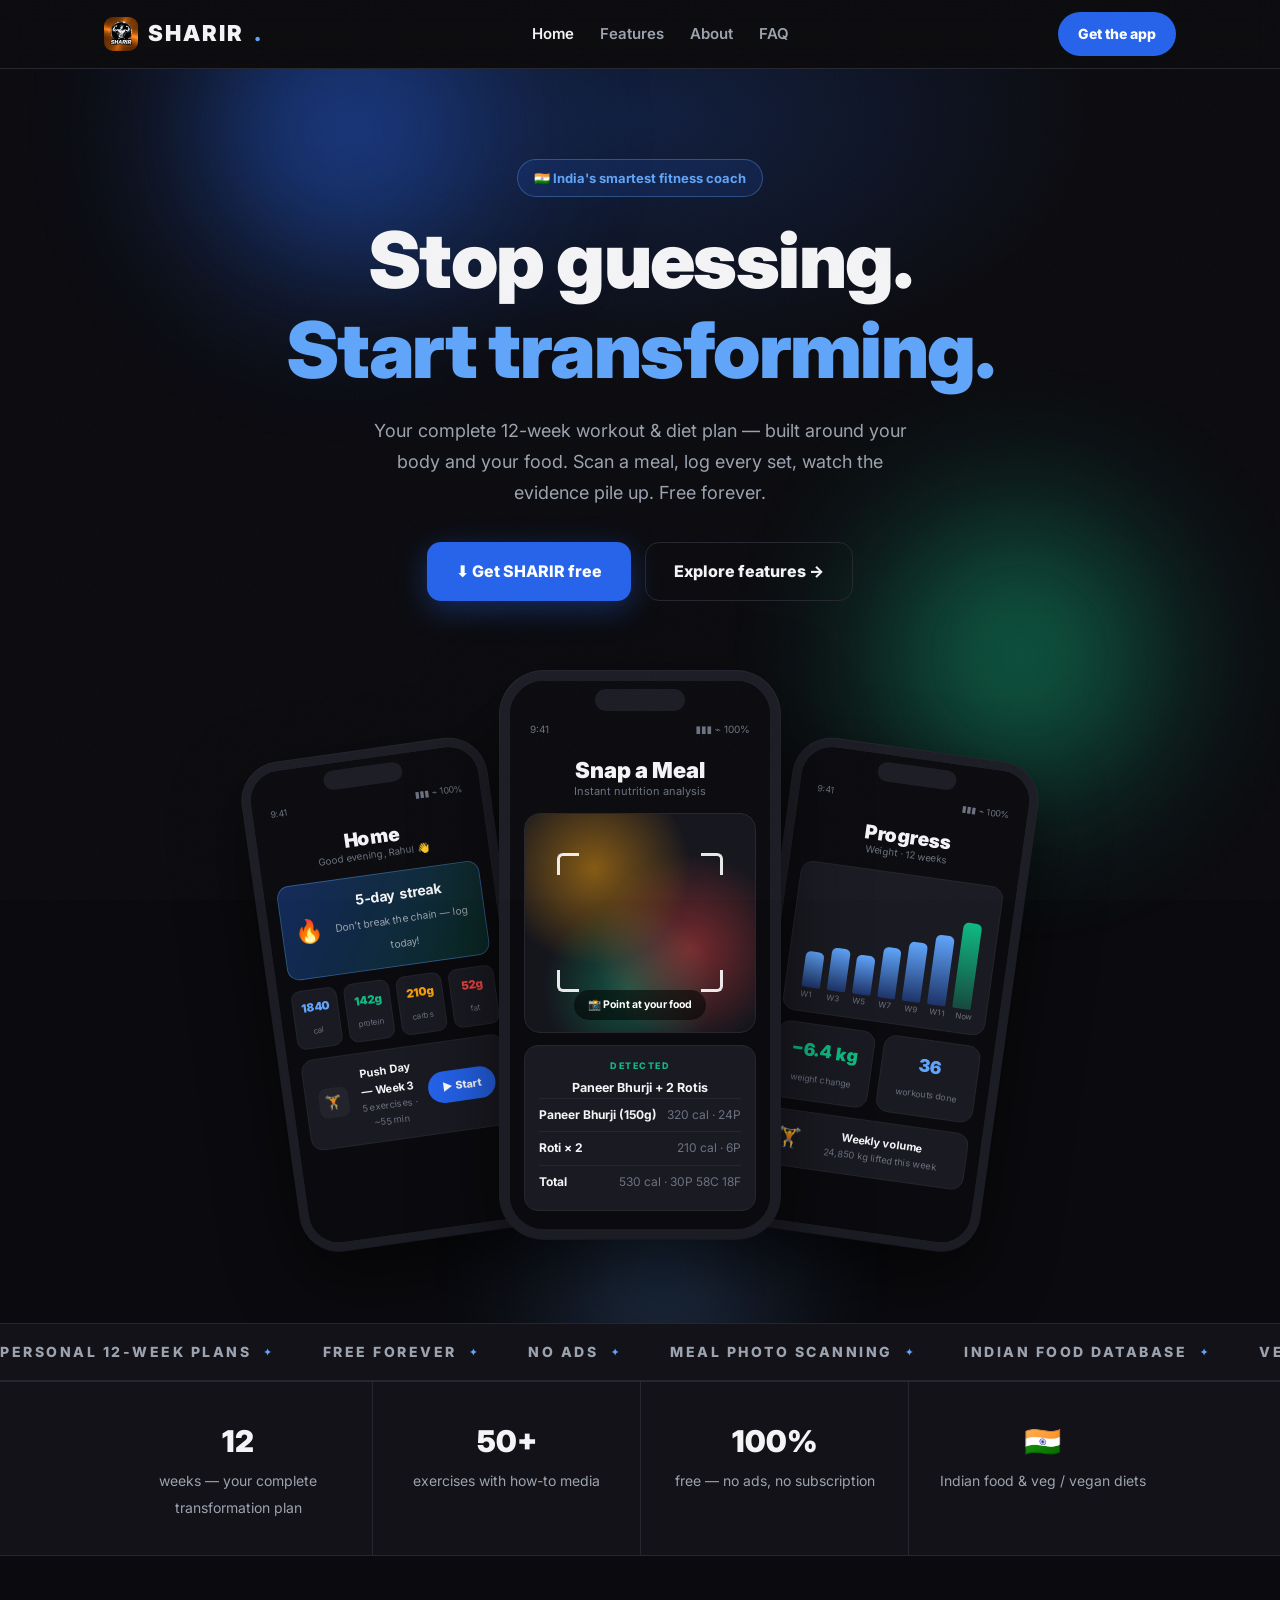
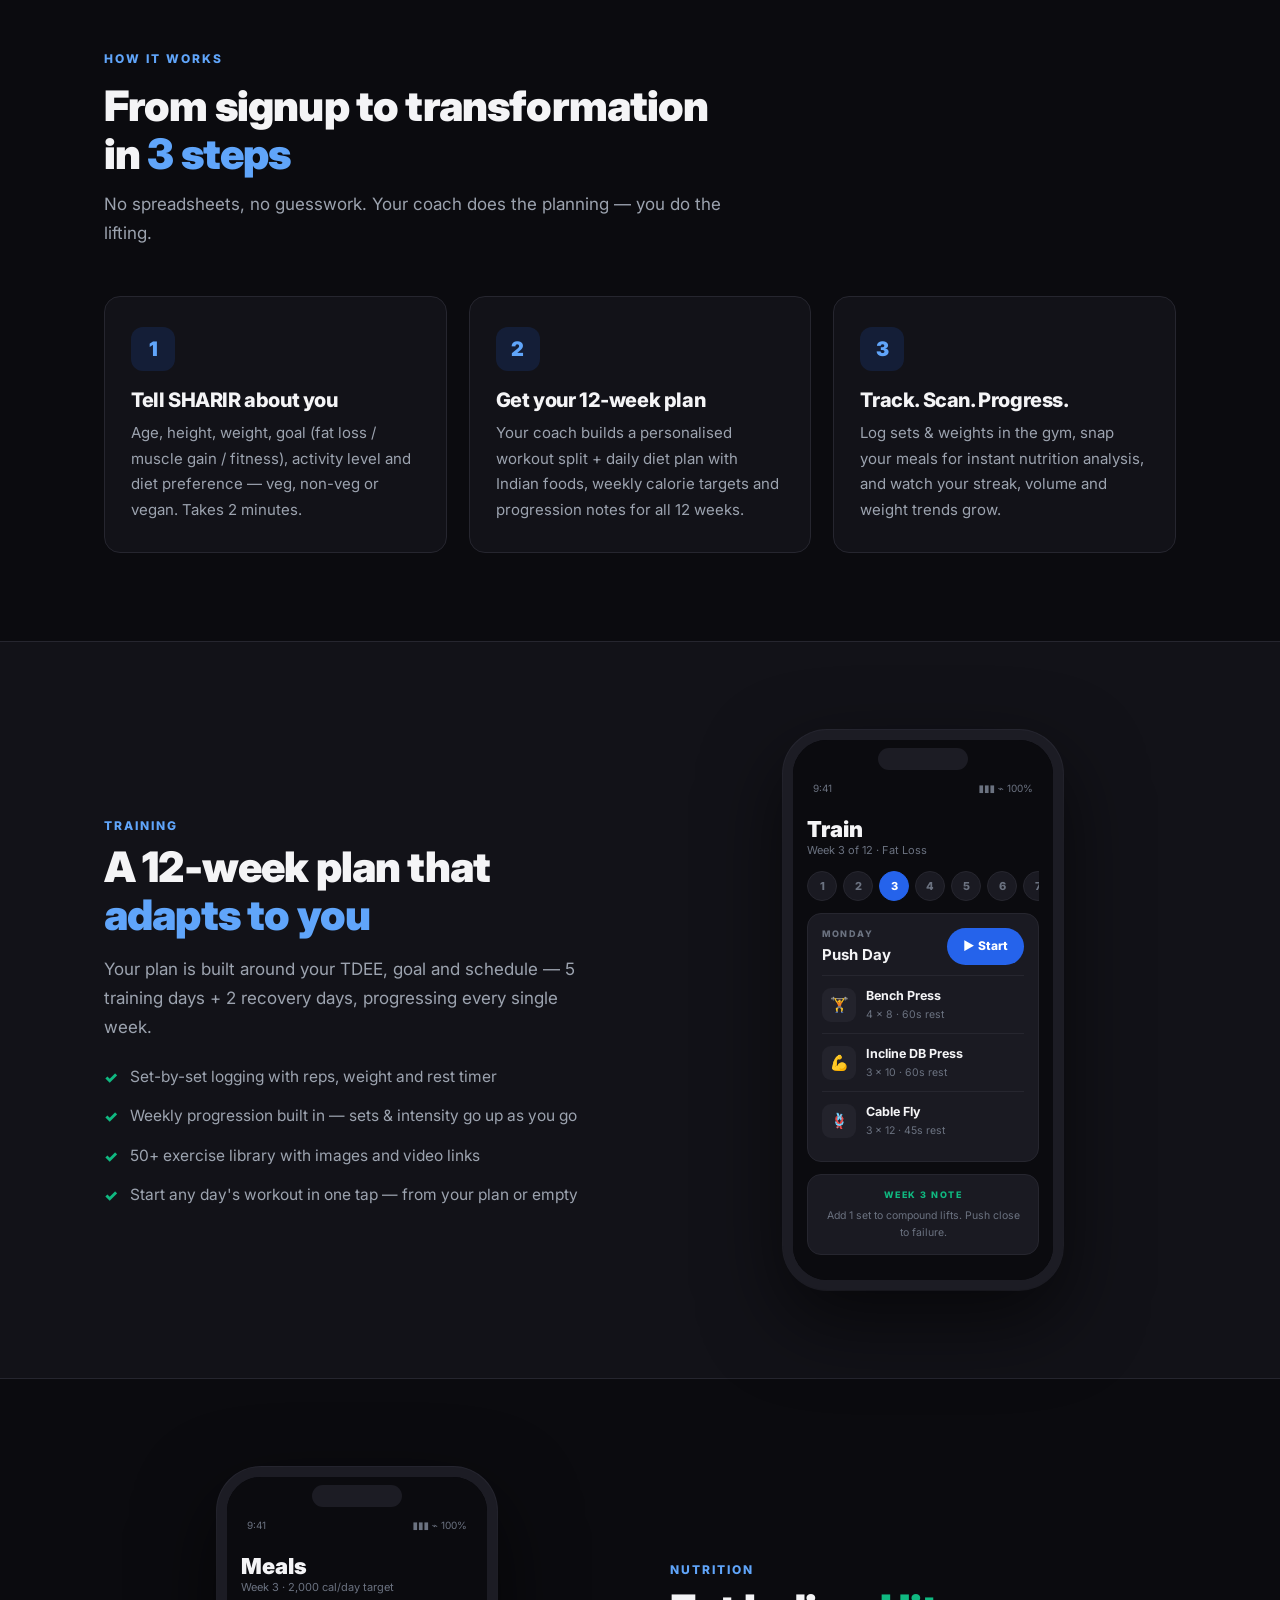
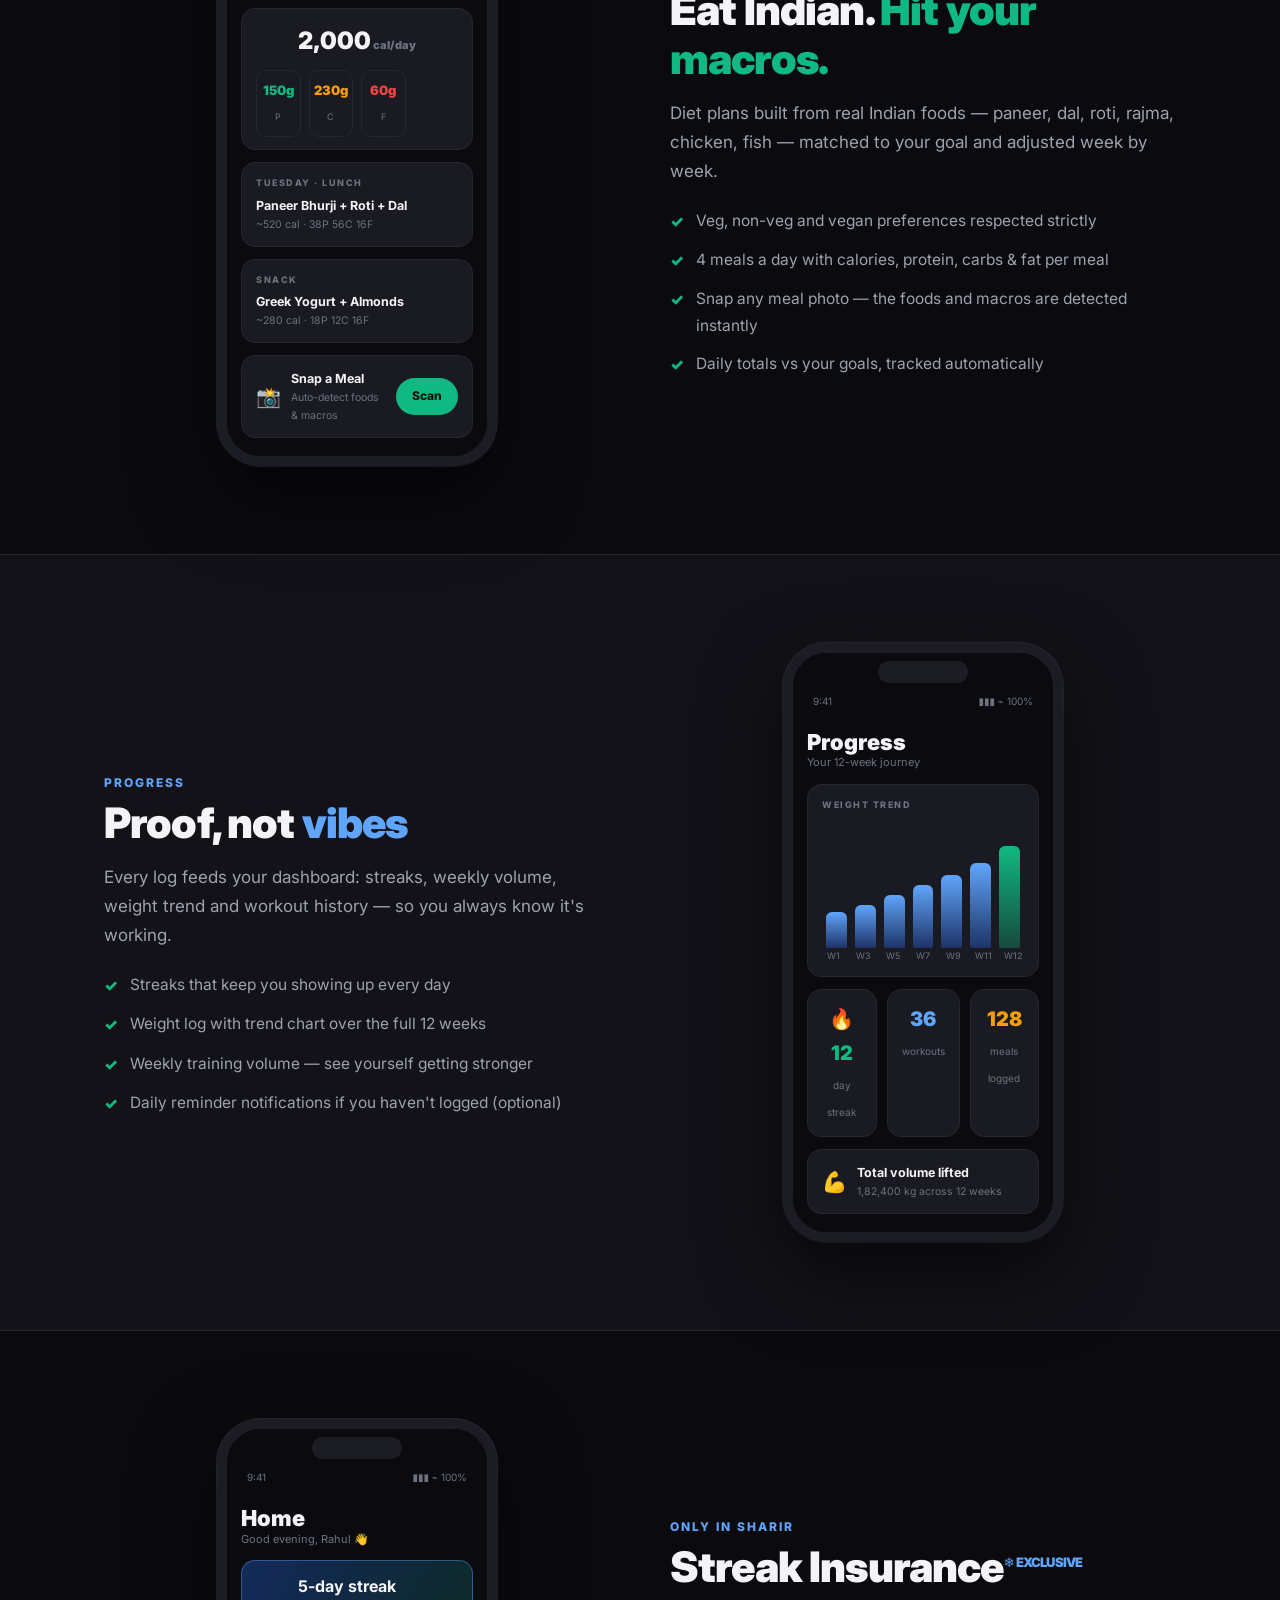
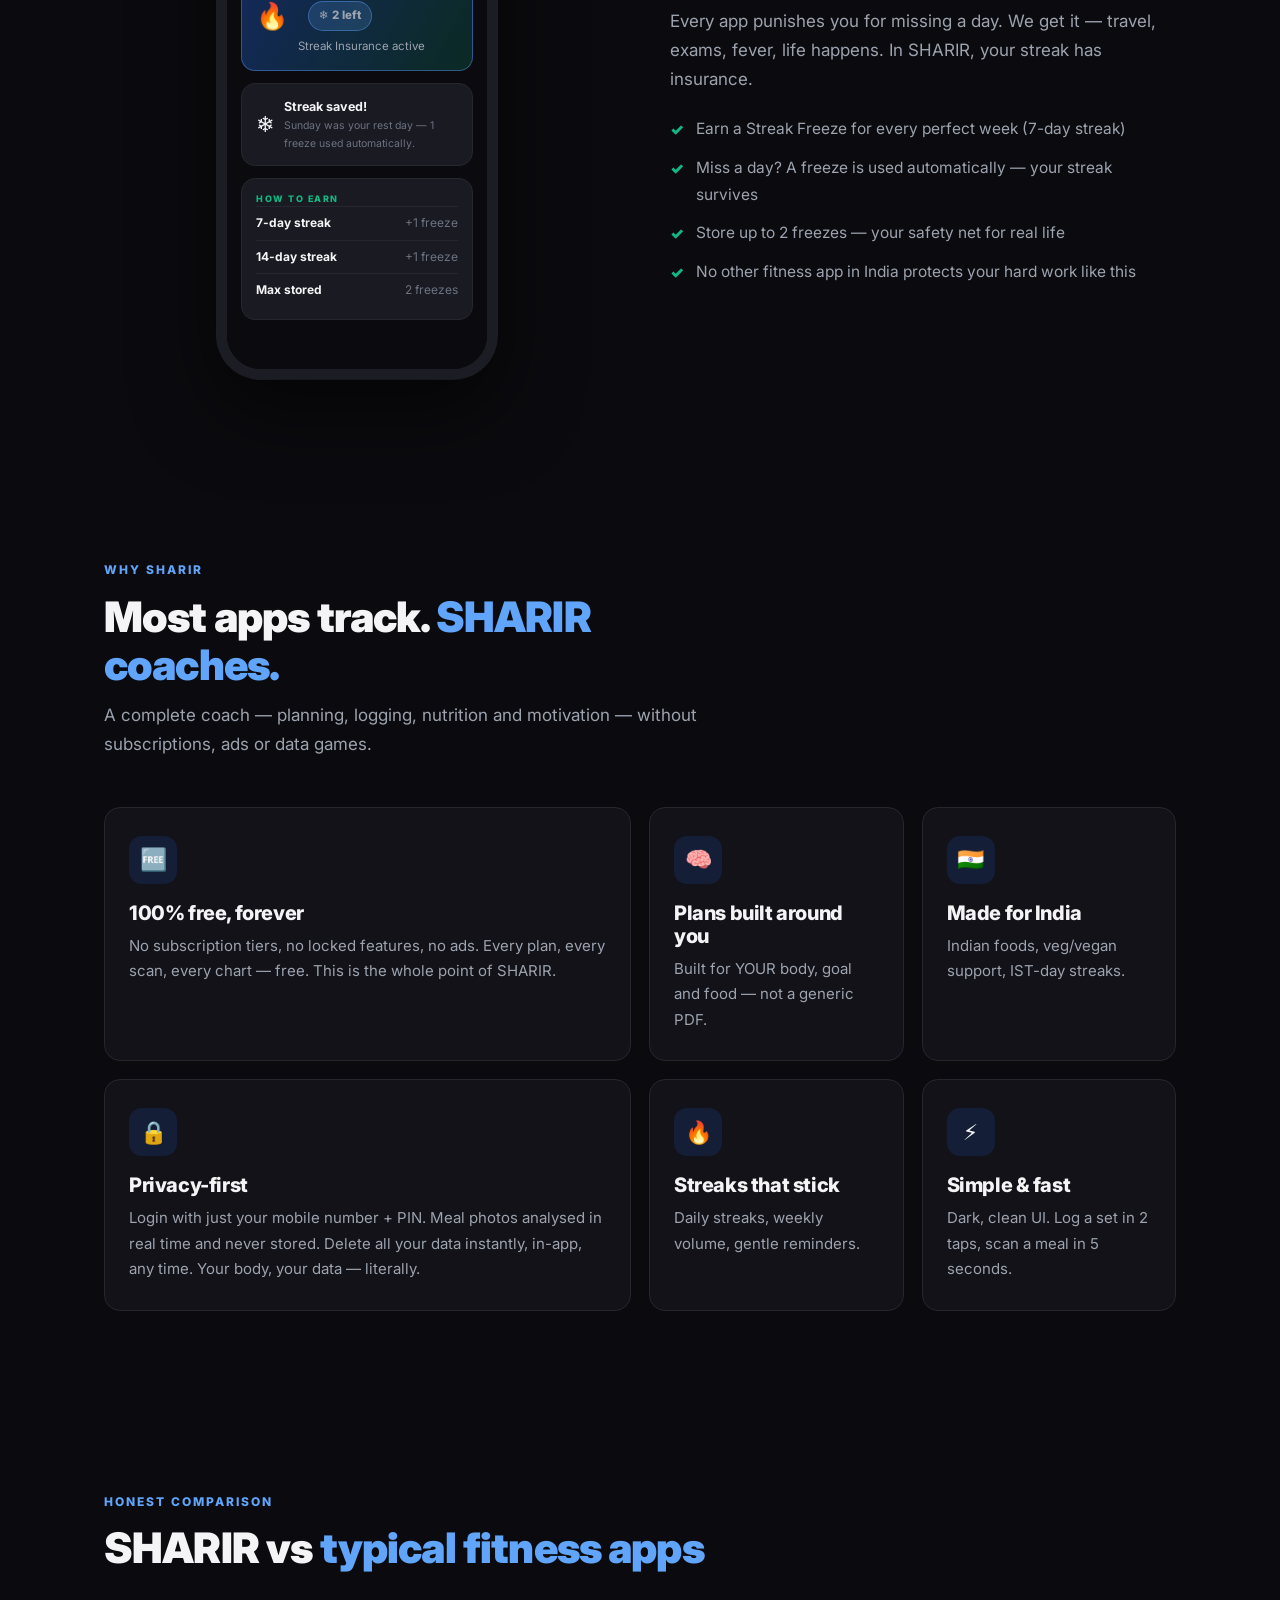
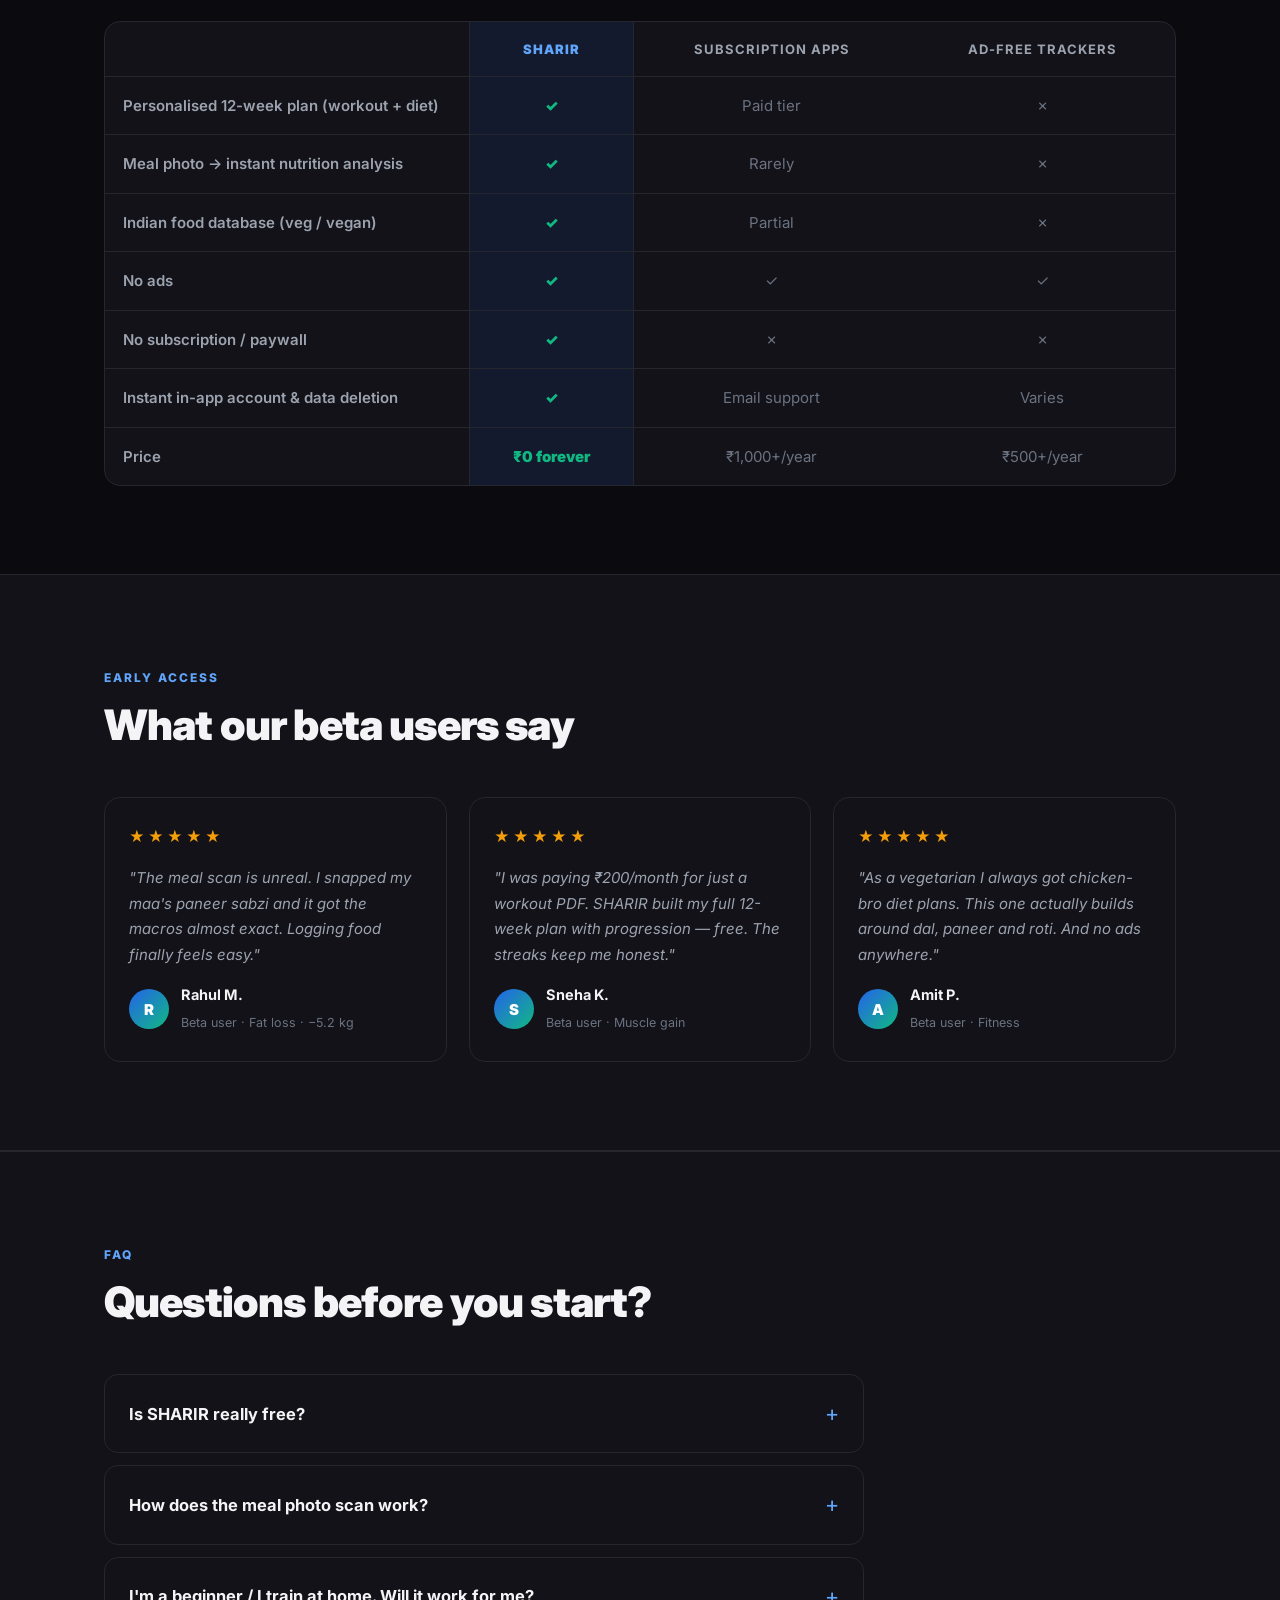
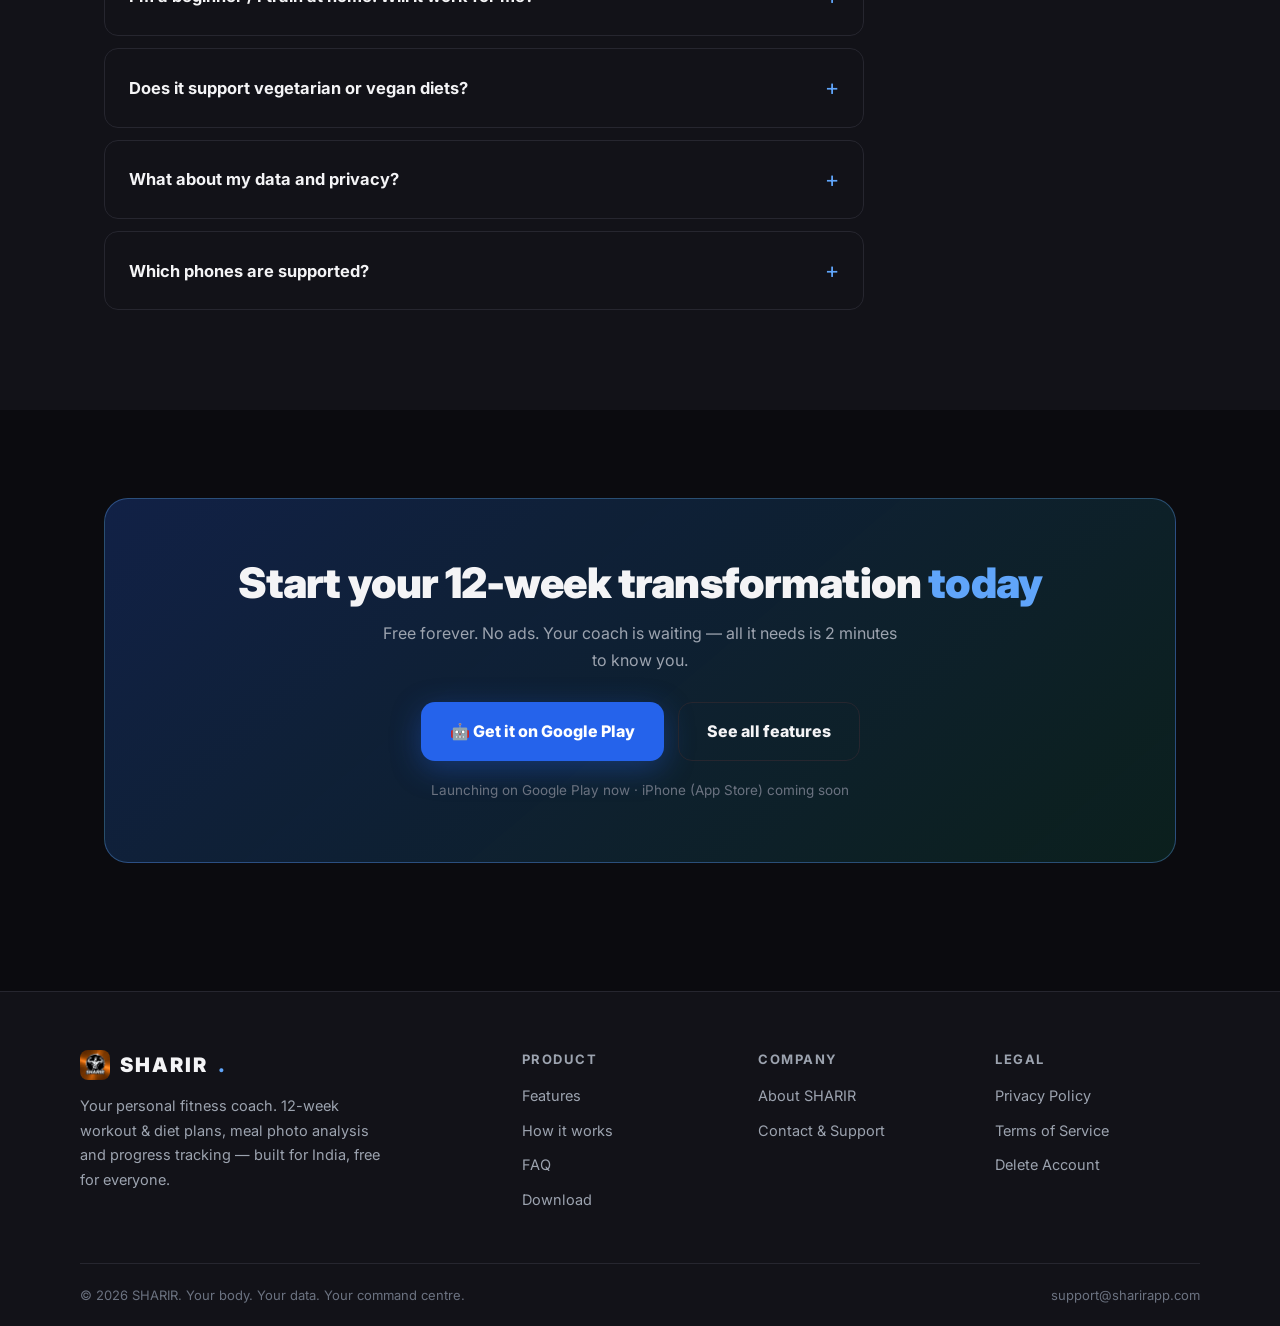
<file: index.html>
<!doctype html>
<html lang="en">
<head>
<meta charset="UTF-8" />
<meta name="viewport" content="width=device-width, initial-scale=1.0" />
<title>SHARIR — Your Personal Fitness Coach | Workout & Diet Plans</title>
<meta name="description" content="SHARIR is your personal fitness coach: 12-week workout and diet plans, meal photo tracking, workout logging and progress tracking. 100% free, no ads." />
<meta name="theme-color" content="#0b0b0f" />
<meta property="og:title" content="SHARIR — Your Personal Fitness Coach" />
<meta property="og:description" content="Personalised 12-week workout & diet plans, meal scanning and progress tracking. Free, no ads." />
<meta property="og:type" content="website" />
<link rel="icon" type="image/png" href="assets/favicon.png" />
<link rel="preconnect" href="https://fonts.googleapis.com" />
<link rel="stylesheet" href="https://fonts.googleapis.com/css2?family=Inter:wght@400;600;700;800;900&display=swap" />
<link rel="stylesheet" href="styles.css" />
</head>
<body>
<div class="scroll-progress"></div>

<nav>
  <div class="wrap nav-inner">
    <a class="brand" href="index.html">
      <img src="assets/logo.png" alt="SHARIR logo" />
      SHARIR<span>.</span>
    </a>
    <button class="nav-toggle" onclick="document.querySelector('.nav-links').classList.toggle('open')">☰</button>
    <div class="nav-links">
      <a href="index.html" class="active">Home</a>
      <a href="features.html">Features</a>
      <a href="about.html">About</a>
      <a href="index.html#faq">FAQ</a>
    </div>
    <a class="nav-cta" href="#download">Get the app</a>
  </div>
</nav>

<!-- ================= HERO ================= -->
<header class="hero">
  <div class="aurora"><i></i><i></i><i></i></div>
  <div class="wrap hero-grid hero-center">
    <div class="hero-copy">
      <div class="pill">🇮🇳 India's smartest fitness coach</div>
      <h1>Stop guessing.<br /><span class="accent">Start transforming.</span></h1>
      <p class="lead" style="margin-left:auto; margin-right:auto">
        Your complete 12-week workout &amp; diet plan — built around your body and your food.
        Scan a meal, log every set, watch the evidence pile up. Free forever.
      </p>
      <div class="btn-row" style="justify-content:center">
        <a class="btn btn-primary" href="#download">⬇ Get SHARIR free</a>
        <a class="btn btn-ghost" href="features.html">Explore features →</a>
      </div>
    </div>

    <div class="hero-phones">
      <!-- Phone 1: Home screen -->
      <div class="tilt-wrap p1-wrap">
      <div class="phone tilt">
        <div class="screen">
          <div class="app-status"><span>9:41</span><span>▮▮▮ ⌁ 100%</span></div>
          <div>
            <div class="app-title">Home</div>
            <div class="app-sub">Good evening, Rahul 👋</div>
          </div>
          <div class="app-card streak-card">
            <div class="app-row">
              <span class="flame">🔥</span>
              <div class="grow">
                <b>5-day streak</b>
                <span>Don't break the chain — log today!</span>
              </div>
            </div>
          </div>
          <div class="tiles">
            <div class="tile"><b class="t-blue">1840</b><span>cal</span></div>
            <div class="tile"><b class="t-green">142g</b><span>protein</span></div>
            <div class="tile"><b class="t-amber">210g</b><span>carbs</span></div>
            <div class="tile"><b class="t-red">52g</b><span>fat</span></div>
          </div>
          <div class="app-card">
            <div class="app-row">
              <div class="ex-thumb">🏋️</div>
              <div class="grow">
                <div class="ex-name">Push Day — Week 3</div>
                <div class="ex-meta">5 exercises · ~55 min</div>
              </div>
              <span class="app-btn">▶ Start</span>
            </div>
          </div>
        </div>
      </div>
      </div>

      <!-- Phone 2: Snap a Meal -->
      <div class="tilt-wrap p2-wrap">
      <div class="phone tilt">
        <div class="screen">
          <div class="app-status"><span>9:41</span><span>▮▮▮ ⌁ 100%</span></div>
          <div>
            <div class="app-title">Snap a Meal</div>
            <div class="app-sub">Instant nutrition analysis</div>
          </div>
          <div class="camera">
            <div class="viewfinder"><i></i><i></i><i></i><i></i></div>
            <div class="scan-label">📸 Point at your food</div>
          </div>
          <div class="app-card">
            <div class="app-tag">DETECTED</div>
            <div class="ex-name" style="margin-top:4px">Paneer Bhurji + 2 Rotis</div>
            <div class="food-item"><b>Paneer Bhurji (150g)</b><span>320 cal · 24P</span></div>
            <div class="food-item"><b>Roti × 2</b><span>210 cal · 6P</span></div>
            <div class="food-item"><b>Total</b><span>530 cal · 30P 58C 18F</span></div>
          </div>
        </div>
      </div>
      </div>

      <!-- Phone 3: Progress -->
      <div class="tilt-wrap p3-wrap">
      <div class="phone tilt">
        <div class="screen">
          <div class="app-status"><span>9:41</span><span>▮▮▮ ⌁ 100%</span></div>
          <div>
            <div class="app-title">Progress</div>
            <div class="app-sub">Weight · 12 weeks</div>
          </div>
          <div class="app-card">
            <div class="bars">
              <i style="height:34%"></i><i style="height:40%"></i><i style="height:37%"></i>
              <i style="height:48%"></i><i style="height:56%"></i><i style="height:66%"></i>
              <i class="hi" style="height:80%"></i>
            </div>
            <div class="bar-labels">
              <span>W1</span><span>W3</span><span>W5</span><span>W7</span><span>W9</span><span>W11</span><span>Now</span>
            </div>
          </div>
          <div class="big-stat">
            <div class="app-card"><b class="t-green">−6.4 kg</b><span>weight change</span></div>
            <div class="app-card"><b class="t-blue">36</b><span>workouts done</span></div>
          </div>
          <div class="app-card">
            <div class="app-row">
              <span style="font-size:22px">🏋️</span>
              <div class="grow">
                <div class="ex-name">Weekly volume</div>
                <div class="ex-meta">24,850 kg lifted this week</div>
              </div>
            </div>
          </div>
        </div>
      </div>
      </div>
    </div>
  </div>
</header>

<!-- ================= MARQUEE ================= -->
<div class="marquee" aria-hidden="true">
  <div class="marquee-track">
    <span>Personal 12-week plans</span><span>Free forever</span><span>No ads</span><span>Meal photo scanning</span><span>Indian food database</span><span>Veg &amp; vegan</span><span>Progress tracking</span><span>Streak Insurance ❄️</span><span>Streaks</span>
    <span>Personal 12-week plans</span><span>Free forever</span><span>No ads</span><span>Meal photo scanning</span><span>Indian food database</span><span>Veg &amp; vegan</span><span>Progress tracking</span><span>Streak Insurance ❄️</span><span>Streaks</span>
  </div>
</div>

<!-- ================= STATS ================= -->
<div class="stats">
  <div class="wrap stats-grid">
    <div class="stat"><b data-count="12" data-suffix="">12</b><span>weeks — your complete transformation plan</span></div>
    <div class="stat"><b data-count="50" data-suffix="+">50+</b><span>exercises with how-to media</span></div>
    <div class="stat"><b data-count="100" data-suffix="%">100%</b><span>free — no ads, no subscription</span></div>
    <div class="stat"><b>🇮🇳</b><span>Indian food &amp; veg / vegan diets</span></div>
  </div>
</div>

<!-- ================= HOW IT WORKS ================= -->
<section class="section" id="how">
  <div class="wrap">
    <div class="section-head">
      <div class="kicker">How it works</div>
      <h2>From signup to transformation in <span class="accent">3 steps</span></h2>
      <p>No spreadsheets, no guesswork. Your coach does the planning — you do the lifting.</p>
    </div>
    <div class="steps">
      <div class="step">
        <div class="step-num">1</div>
        <h3>Tell SHARIR about you</h3>
        <p>Age, height, weight, goal (fat loss / muscle gain / fitness), activity level and diet preference — veg, non-veg or vegan. Takes 2 minutes.</p>
      </div>
      <div class="step">
        <div class="step-num">2</div>
        <h3>Get your 12-week plan</h3>
        <p>Your coach builds a personalised workout split + daily diet plan with Indian foods, weekly calorie targets and progression notes for all 12 weeks.</p>
      </div>
      <div class="step">
        <div class="step-num">3</div>
        <h3>Track. Scan. Progress.</h3>
        <p>Log sets &amp; weights in the gym, snap your meals for instant nutrition analysis, and watch your streak, volume and weight trends grow.</p>
      </div>
    </div>
  </div>
</section>

<!-- ================= FEATURE: WORKOUT ================= -->
<section class="section" style="background:var(--surface); border-top:1px solid var(--border); border-bottom:1px solid var(--border);">
  <div class="wrap feature-split">
    <div class="f-copy">
      <div class="kicker">Training</div>
      <h2>A 12-week plan that <span class="accent">adapts to you</span></h2>
      <p>Your plan is built around your TDEE, goal and schedule — 5 training days + 2 recovery days, progressing every single week.</p>
      <ul class="f-points">
        <li>Set-by-set logging with reps, weight and rest timer</li>
        <li>Weekly progression built in — sets &amp; intensity go up as you go</li>
        <li>50+ exercise library with images and video links</li>
        <li>Start any day's workout in one tap — from your plan or empty</li>
      </ul>
    </div>
    <div style="display:flex; justify-content:center;">
      <!-- Phone: Train screen -->
      <div class="phone">
        <div class="screen">
          <div class="app-status"><span>9:41</span><span>▮▮▮ ⌁ 100%</span></div>
          <div>
            <div class="app-title">Train</div>
            <div class="app-sub">Week 3 of 12 · Fat Loss</div>
          </div>
          <div class="day-chips">
            <span class="chip">1</span><span class="chip">2</span><span class="chip on">3</span><span class="chip">4</span><span class="chip">5</span><span class="chip">6</span><span class="chip">7</span><span class="chip">8</span>
          </div>
          <div class="app-card">
            <div class="app-row" style="margin-bottom:8px">
              <div class="grow">
                <div class="app-tag" style="color:var(--muted2)">MONDAY</div>
                <div class="ex-name" style="font-size:15px">Push Day</div>
              </div>
              <span class="app-btn">▶ Start</span>
            </div>
            <div class="ex-row"><div class="ex-thumb">🏋️</div><div class="grow"><div class="ex-name">Bench Press</div><div class="ex-meta">4 × 8 · 60s rest</div></div></div>
            <div class="ex-row"><div class="ex-thumb">💪</div><div class="grow"><div class="ex-name">Incline DB Press</div><div class="ex-meta">3 × 10 · 60s rest</div></div></div>
            <div class="ex-row"><div class="ex-thumb">🪢</div><div class="grow"><div class="ex-name">Cable Fly</div><div class="ex-meta">3 × 12 · 45s rest</div></div></div>
          </div>
          <div class="app-card" style="text-align:center">
            <div class="app-tag">WEEK 3 NOTE</div>
            <div class="ex-meta" style="margin-top:4px">Add 1 set to compound lifts. Push close to failure.</div>
          </div>
        </div>
      </div>
    </div>
  </div>
</section>

<!-- ================= FEATURE: MEALS ================= -->
<section class="section">
  <div class="wrap feature-split reverse">
    <div style="display:flex; justify-content:center;">
      <!-- Phone: Diet plan -->
      <div class="phone">
        <div class="screen">
          <div class="app-status"><span>9:41</span><span>▮▮▮ ⌁ 100%</span></div>
          <div>
            <div class="app-title">Meals</div>
            <div class="app-sub">Week 3 · 2,000 cal/day target</div>
          </div>
          <div class="app-card" style="text-align:center">
            <div class="ex-name" style="font-size:24px; font-weight:900">2,000<span style="font-size:11px; color:var(--muted2)"> cal/day</span></div>
            <div class="tiles" style="margin-top:8px">
              <div class="tile"><b class="t-green">150g</b><span>P</span></div>
              <div class="tile"><b class="t-amber">230g</b><span>C</span></div>
              <div class="tile"><b class="t-red">60g</b><span>F</span></div>
            </div>
          </div>
          <div class="app-card">
            <div class="app-tag" style="color:var(--muted2)">TUESDAY · LUNCH</div>
            <div class="ex-name" style="margin-top:4px">Paneer Bhurji + Roti + Dal</div>
            <div class="ex-meta">~520 cal · 38P 56C 16F</div>
          </div>
          <div class="app-card">
            <div class="app-tag" style="color:var(--muted2)">SNACK</div>
            <div class="ex-name" style="margin-top:4px">Greek Yogurt + Almonds</div>
            <div class="ex-meta">~280 cal · 18P 12C 16F</div>
          </div>
          <div class="app-card">
            <div class="app-row">
              <span style="font-size:20px">📸</span>
              <div class="grow"><div class="ex-name">Snap a Meal</div><div class="ex-meta">Auto-detect foods &amp; macros</div></div>
              <span class="app-btn green">Scan</span>
            </div>
          </div>
        </div>
      </div>
    </div>
    <div class="f-copy">
      <div class="kicker">Nutrition</div>
      <h2>Eat Indian. <span class="green">Hit your macros.</span></h2>
      <p>Diet plans built from real Indian foods — paneer, dal, roti, rajma, chicken, fish — matched to your goal and adjusted week by week.</p>
      <ul class="f-points">
        <li>Veg, non-veg and vegan preferences respected strictly</li>
        <li>4 meals a day with calories, protein, carbs &amp; fat per meal</li>
        <li>Snap any meal photo — the foods and macros are detected instantly</li>
        <li>Daily totals vs your goals, tracked automatically</li>
      </ul>
    </div>
  </div>
</section>

<!-- ================= FEATURE: PROGRESS ================= -->
<section class="section" style="background:var(--surface); border-top:1px solid var(--border); border-bottom:1px solid var(--border);">
  <div class="wrap feature-split">
    <div class="f-copy">
      <div class="kicker">Progress</div>
      <h2>Proof, not <span class="accent">vibes</span></h2>
      <p>Every log feeds your dashboard: streaks, weekly volume, weight trend and workout history — so you always know it's working.</p>
      <ul class="f-points">
        <li>Streaks that keep you showing up every day</li>
        <li>Weight log with trend chart over the full 12 weeks</li>
        <li>Weekly training volume — see yourself getting stronger</li>
        <li>Daily reminder notifications if you haven't logged (optional)</li>
      </ul>
    </div>
    <div style="display:flex; justify-content:center;">
      <!-- Phone: Progress screen -->
      <div class="phone">
        <div class="screen">
          <div class="app-status"><span>9:41</span><span>▮▮▮ ⌁ 100%</span></div>
          <div>
            <div class="app-title">Progress</div>
            <div class="app-sub">Your 12-week journey</div>
          </div>
          <div class="app-card">
            <div class="app-tag" style="color:var(--muted2)">WEIGHT TREND</div>
            <div class="bars" style="margin-top:6px">
              <i style="height:30%"></i><i style="height:36%"></i><i style="height:44%"></i>
              <i style="height:52%"></i><i style="height:60%"></i><i style="height:70%"></i><i class="hi" style="height:84%"></i>
            </div>
            <div class="bar-labels"><span>W1</span><span>W3</span><span>W5</span><span>W7</span><span>W9</span><span>W11</span><span>W12</span></div>
          </div>
          <div class="big-stat">
            <div class="app-card"><b class="t-green">🔥 12</b><span>day streak</span></div>
            <div class="app-card"><b class="t-blue">36</b><span>workouts</span></div>
            <div class="app-card"><b class="t-amber">128</b><span>meals logged</span></div>
          </div>
          <div class="app-card">
            <div class="app-row">
              <span style="font-size:20px">💪</span>
              <div class="grow"><div class="ex-name">Total volume lifted</div><div class="ex-meta">1,82,400 kg across 12 weeks</div></div>
            </div>
          </div>
        </div>
      </div>
    </div>
  </div>
</section>

<!-- ================= FEATURE: STREAK INSURANCE (exclusive) ================= -->
<section class="section">
  <div class="wrap feature-split reverse">
    <div style="display:flex; justify-content:center;">
      <!-- Phone: streak insurance -->
      <div class="phone">
        <div class="screen">
          <div class="app-status"><span>9:41</span><span>▮▮▮ ⌁ 100%</span></div>
          <div>
            <div class="app-title">Home</div>
            <div class="app-sub">Good evening, Rahul 👋</div>
          </div>
          <div class="app-card streak-card">
            <div class="app-row">
              <span class="flame">🔥</span>
              <div class="grow">
                <b>5-day streak <span class="freeze-badge">❄️ 2 left</span></b>
                <span>Streak Insurance active</span>
              </div>
            </div>
          </div>
          <div class="app-card">
            <div class="app-row">
              <span style="font-size:22px">❄️</span>
              <div class="grow">
                <div class="ex-name">Streak saved!</div>
                <div class="ex-meta">Sunday was your rest day — 1 freeze used automatically.</div>
              </div>
            </div>
          </div>
          <div class="app-card">
            <div class="app-tag">HOW TO EARN</div>
            <div class="food-item"><b>7-day streak</b><span>+1 freeze</span></div>
            <div class="food-item"><b>14-day streak</b><span>+1 freeze</span></div>
            <div class="food-item"><b>Max stored</b><span>2 freezes</span></div>
          </div>
        </div>
      </div>
    </div>
    <div class="f-copy">
      <div class="kicker">Only in SHARIR</div>
      <h2>Streak Insurance<sup style="font-size:13px; color:var(--brand2)">❄️ EXCLUSIVE</sup></h2>
      <p>Every app punishes you for missing a day. We get it — travel, exams, fever, life happens. In SHARIR, your streak has insurance.</p>
      <ul class="f-points">
        <li>Earn a Streak Freeze for every perfect week (7-day streak)</li>
        <li>Miss a day? A freeze is used automatically — your streak survives</li>
        <li>Store up to 2 freezes — your safety net for real life</li>
        <li>No other fitness app in India protects your hard work like this</li>
      </ul>
    </div>
  </div>
</section>

<!-- ================= WHY SHARIR ================= -->
<section class="section" id="why">
  <div class="wrap">
    <div class="section-head">
      <div class="kicker">Why SHARIR</div>
      <h2>Most apps track. <span class="accent">SHARIR coaches.</span></h2>
      <p>A complete coach — planning, logging, nutrition and motivation — without subscriptions, ads or data games.</p>
    </div>
    <div class="bento">
      <div class="card b-wide"><div class="icon">🆓</div><h3>100% free, forever</h3><p>No subscription tiers, no locked features, no ads. Every plan, every scan, every chart — free. This is the whole point of SHARIR.</p></div>
      <div class="card"><div class="icon">🧠</div><h3>Plans built around you</h3><p>Built for YOUR body, goal and food — not a generic PDF.</p></div>
      <div class="card"><div class="icon">🇮🇳</div><h3>Made for India</h3><p>Indian foods, veg/vegan support, IST-day streaks.</p></div>
      <div class="card b-wide"><div class="icon">🔒</div><h3>Privacy-first</h3><p>Login with just your mobile number + PIN. Meal photos analysed in real time and never stored. Delete all your data instantly, in-app, any time. Your body, your data — literally.</p></div>
      <div class="card"><div class="icon">🔥</div><h3>Streaks that stick</h3><p>Daily streaks, weekly volume, gentle reminders.</p></div>
      <div class="card"><div class="icon">⚡</div><h3>Simple &amp; fast</h3><p>Dark, clean UI. Log a set in 2 taps, scan a meal in 5 seconds.</p></div>
    </div>
  </div>
</section>

<!-- ================= COMPARISON ================= -->
<section class="section" id="compare">
  <div class="wrap">
    <div class="section-head">
      <div class="kicker">Honest comparison</div>
      <h2>SHARIR vs <span class="accent">typical fitness apps</span></h2>
    </div>
    <div class="compare-wrap">
      <table class="compare">
        <thead>
          <tr><th></th><th class="sharir-col">SHARIR</th><th>Subscription apps</th><th>Ad-free trackers</th></tr>
        </thead>
        <tbody>
          <tr><td>Personalised 12-week plan (workout + diet)</td><td class="sharir-col yes">✓</td><td class="no">Paid tier</td><td class="no">✗</td></tr>
          <tr><td>Meal photo → instant nutrition analysis</td><td class="sharir-col yes">✓</td><td class="no">Rarely</td><td class="no">✗</td></tr>
          <tr><td>Indian food database (veg / vegan)</td><td class="sharir-col yes">✓</td><td class="no">Partial</td><td class="no">✗</td></tr>
          <tr><td>No ads</td><td class="sharir-col yes">✓</td><td class="no">✓</td><td class="no">✓</td></tr>
          <tr><td>No subscription / paywall</td><td class="sharir-col yes">✓</td><td class="no">✗</td><td class="no">✗</td></tr>
          <tr><td>Instant in-app account &amp; data deletion</td><td class="sharir-col yes">✓</td><td class="no">Email support</td><td class="no">Varies</td></tr>
          <tr><td>Price</td><td class="sharir-col yes">₹0 forever</td><td class="no">₹1,000+/year</td><td class="no">₹500+/year</td></tr>
        </tbody>
      </table>
    </div>
  </div>
</section>

<!-- ================= TESTIMONIALS ================= -->
<section class="section" id="reviews" style="background:var(--surface); border-top:1px solid var(--border); border-bottom:1px solid var(--border);">
  <div class="wrap">
    <div class="section-head">
      <div class="kicker">Early access</div>
      <h2>What our beta users say</h2>
    </div>
    <div class="quotes">
      <div class="quote">
        <div class="stars">★★★★★</div>
        <p>"The meal scan is unreal. I snapped my maa's paneer sabzi and it got the macros almost exact. Logging food finally feels easy."</p>
        <div class="who"><div class="avatar">R</div><div><b>Rahul M.</b><span>Beta user · Fat loss · −5.2 kg</span></div></div>
      </div>
      <div class="quote">
        <div class="stars">★★★★★</div>
        <p>"I was paying ₹200/month for just a workout PDF. SHARIR built my full 12-week plan with progression — free. The streaks keep me honest."</p>
        <div class="who"><div class="avatar">S</div><div><b>Sneha K.</b><span>Beta user · Muscle gain</span></div></div>
      </div>
      <div class="quote">
        <div class="stars">★★★★★</div>
        <p>"As a vegetarian I always got chicken-bro diet plans. This one actually builds around dal, paneer and roti. And no ads anywhere."</p>
        <div class="who"><div class="avatar">A</div><div><b>Amit P.</b><span>Beta user · Fitness</span></div></div>
      </div>
    </div>
  </div>
</section>

<!-- ================= FAQ ================= -->
<section class="section" id="faq" style="background:var(--surface); border-top:1px solid var(--border);">
  <div class="wrap">
    <div class="section-head">
      <div class="kicker">FAQ</div>
      <h2>Questions before you start?</h2>
    </div>
    <div class="faq">
      <details>
        <summary>Is SHARIR really free?</summary>
        <p>Yes — 100% free with no ads and no subscription. All features: personal plans, meal scanning, tracking and progress, are included for everyone.</p>
      </details>
      <details>
        <summary>How does the meal photo scan work?</summary>
        <p>Take a photo of your food and SHARIR identifies the dishes, estimates portions and calculates calories, protein, carbs and fat. You can correct anything before saving. Photos are processed in real time and not stored on our servers.</p>
      </details>
      <details>
        <summary>I'm a beginner / I train at home. Will it work for me?</summary>
        <p>Yes. The plan adapts to your activity level and goal, includes bodyweight options in the exercise library, and every exercise has media so you know exactly how to perform it.</p>
      </details>
      <details>
        <summary>Does it support vegetarian or vegan diets?</summary>
        <p>Absolutely — veg, non-veg and vegan preferences are respected strictly. Plans are built from Indian foods like paneer, dal, rajma, tofu, roti, rice and more.</p>
      </details>
      <details>
        <summary>What about my data and privacy?</summary>
        <p>You log in with just your mobile number and a PIN. Your data is encrypted in transit (HTTPS), your PIN is stored only as a salted hash, and you can delete your account and ALL your data instantly from Settings → Delete My Account. See our <a href="privacy-policy.html">Privacy Policy</a>.</p>
      </details>
      <details>
        <summary>Which phones are supported?</summary>
        <p>Android first (Google Play) — iOS is coming soon. The app is lightweight and works great even on older phones.</p>
      </details>
    </div>
  </div>
</section>

<!-- ================= DOWNLOAD CTA ================= -->
<section class="section" id="download">
  <div class="wrap">
    <div class="cta-band">
      <h2>Start your 12-week transformation <span class="accent">today</span></h2>
      <p>Free forever. No ads. Your coach is waiting — all it needs is 2 minutes to know you.</p>
      <div class="btn-row" style="justify-content:center">
        <a class="btn btn-primary" href="#download">🤖 Get it on Google Play</a>
        <a class="btn btn-ghost" href="features.html">See all features</a>
      </div>
      <div class="store-note">Launching on Google Play now · iPhone (App Store) coming soon</div>
    </div>
  </div>
</section>

<!-- ================= FOOTER ================= -->
<footer>
  <div class="wrap foot-grid">
    <div>
      <div class="foot-brand"><img src="assets/logo.png" alt="SHARIR logo" /> SHARIR<span style="color:var(--brand2)">.</span></div>
      <p class="foot-desc">Your personal fitness coach. 12-week workout &amp; diet plans, meal photo analysis and progress tracking — built for India, free for everyone.</p>
    </div>
    <div>
      <h4>Product</h4>
      <a href="features.html">Features</a>
      <a href="index.html#how">How it works</a>
      <a href="index.html#faq">FAQ</a>
      <a href="index.html#download">Download</a>
    </div>
    <div>
      <h4>Company</h4>
      <a href="about.html">About SHARIR</a>
      <a href="about.html#contact">Contact &amp; Support</a>
    </div>
    <div>
      <h4>Legal</h4>
      <a href="privacy-policy.html">Privacy Policy</a>
      <a href="terms.html">Terms of Service</a>
      <a href="delete-account.html">Delete Account</a>
    </div>
  </div>
  <div class="wrap foot-bottom">
    <span>© 2026 SHARIR. Your body. Your data. Your command centre.</span>
    <span>support@sharirapp.com</span>
  </div>
</footer>

<script src="script.js"></script>
</body>
</html>
</file>
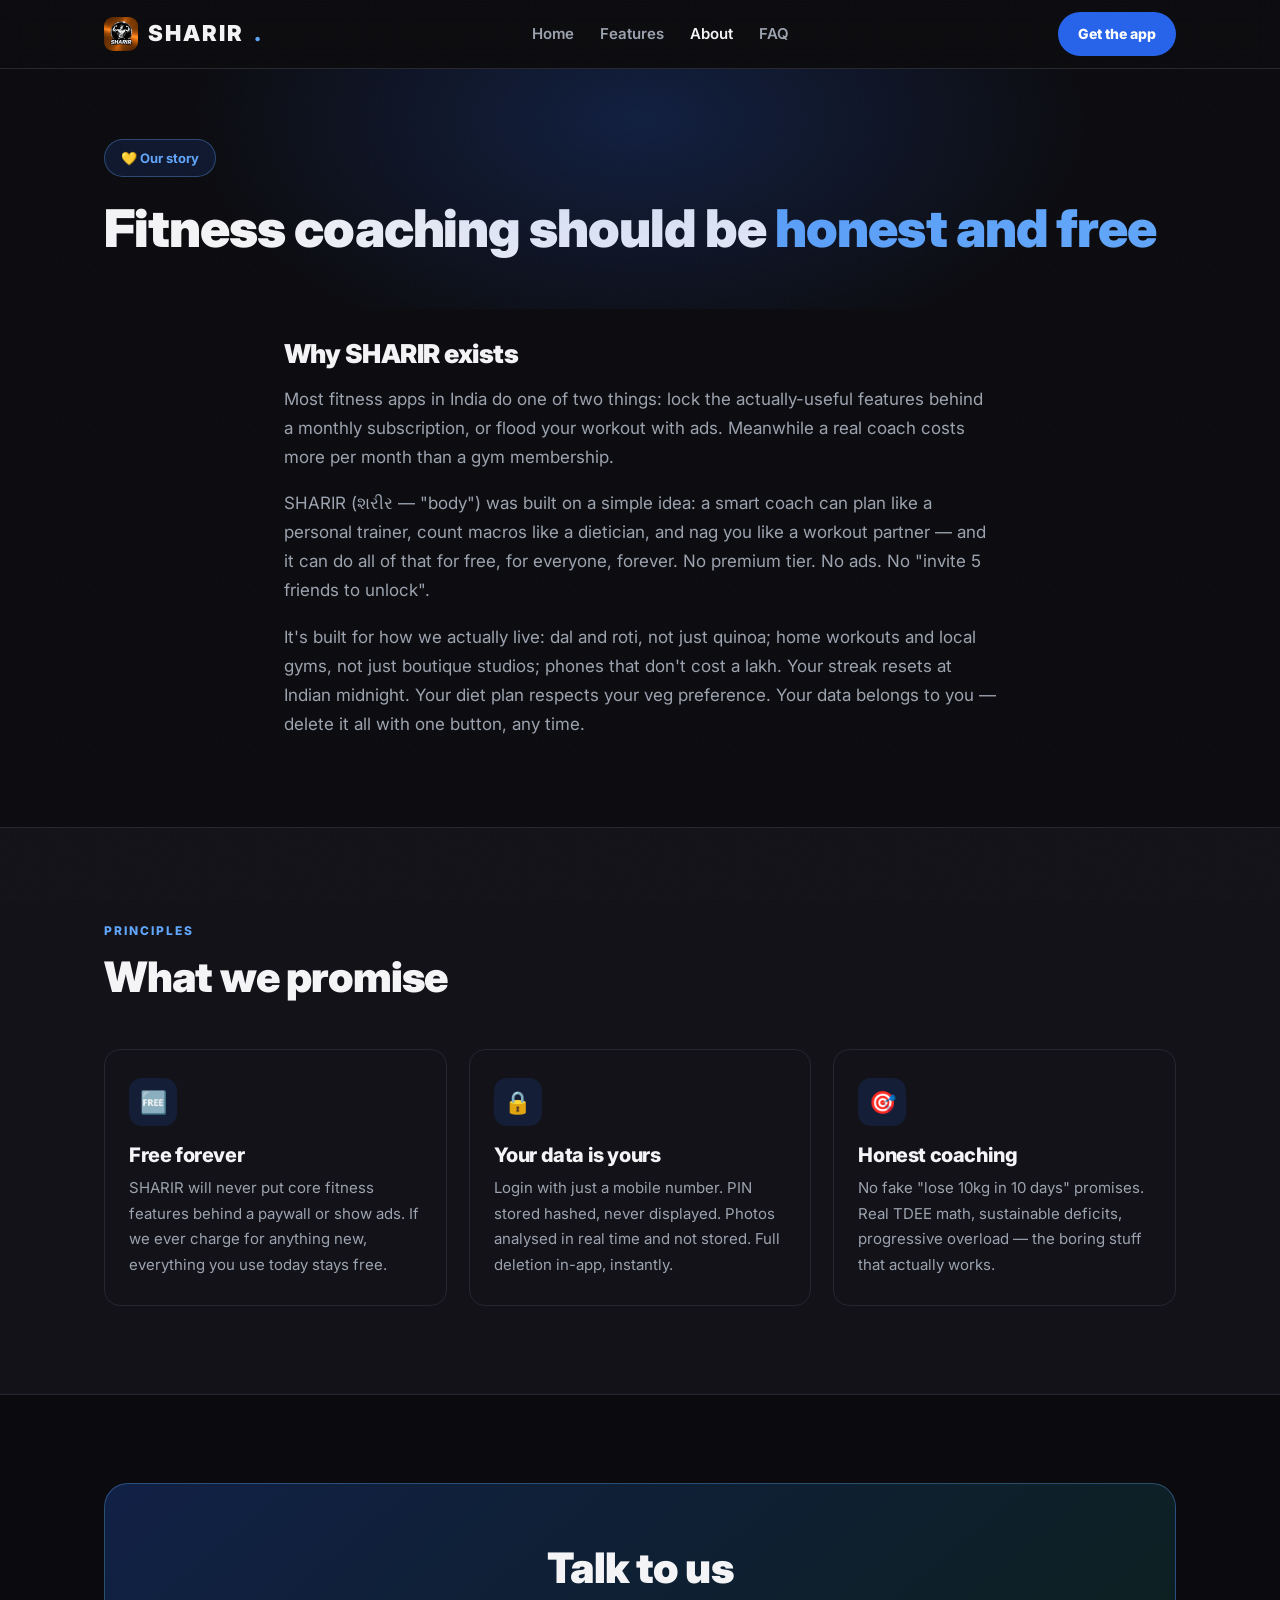
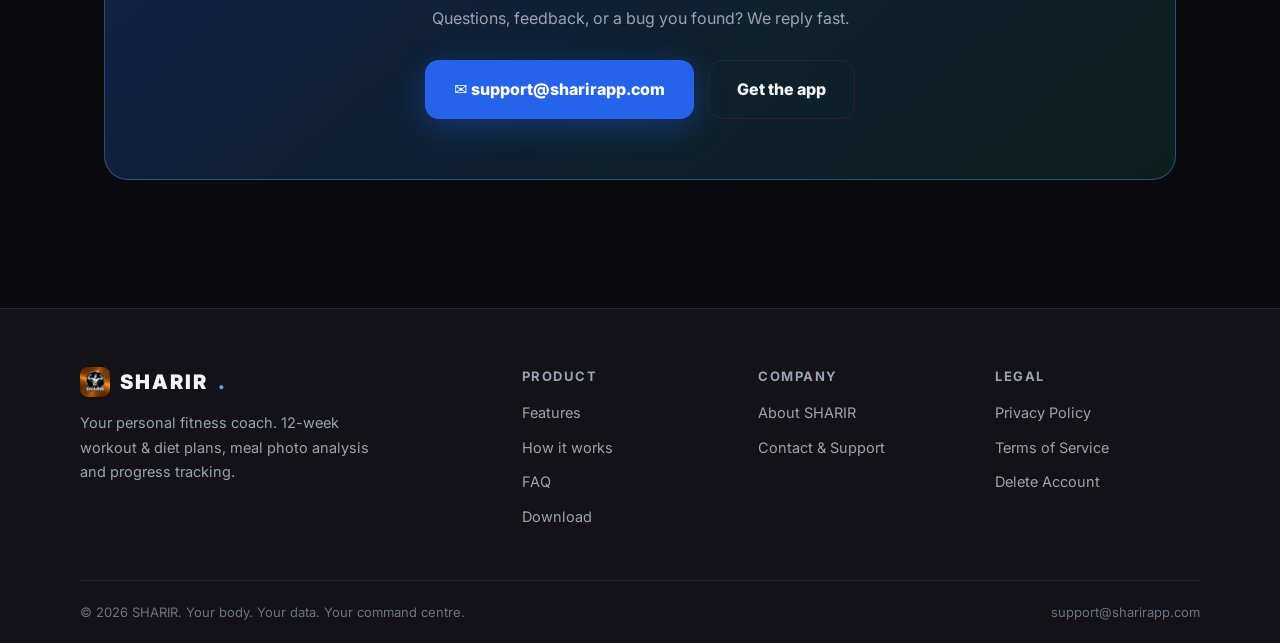
<file: about.html>
<!doctype html>
<html lang="en">
<head>
<meta charset="UTF-8" />
<meta name="viewport" content="width=device-width, initial-scale=1.0" />
<title>About — SHARIR | Fitness Coach</title>
<meta name="description" content="Why we built SHARIR: an honest, free, smart fitness coach made for India — your data stays yours." />
<meta name="theme-color" content="#0b0b0f" />
<link rel="icon" type="image/png" href="assets/favicon.png" />
<link rel="preconnect" href="https://fonts.googleapis.com" />
<link rel="stylesheet" href="https://fonts.googleapis.com/css2?family=Inter:wght@400;600;700;800;900&display=swap" />
<link rel="stylesheet" href="styles.css" />
</head>
<body>
<div class="scroll-progress"></div>

<nav>
  <div class="wrap nav-inner">
    <a class="brand" href="index.html">
      <img src="assets/logo.png" alt="SHARIR logo" />
      SHARIR<span>.</span>
    </a>
    <button class="nav-toggle" onclick="document.querySelector('.nav-links').classList.toggle('open')">☰</button>
    <div class="nav-links">
      <a href="index.html">Home</a>
      <a href="features.html">Features</a>
      <a href="about.html" class="active">About</a>
      <a href="index.html#faq">FAQ</a>
    </div>
    <a class="nav-cta" href="index.html#download">Get the app</a>
  </div>
</nav>

<header class="hero" style="padding:70px 0 50px">
  <div class="wrap">
    <div class="pill">💛 Our story</div>
    <h1 style="font-size:clamp(34px,5vw,52px)">Fitness coaching should be <span class="accent">honest and free</span></h1>
  </div>
</header>

<section class="section" style="padding-top:30px">
  <div class="wrap" style="max-width:760px">
    <h2 style="font-size:26px; margin-bottom:16px">Why SHARIR exists</h2>
    <p style="color:var(--muted); font-size:17px; margin-bottom:18px">
      Most fitness apps in India do one of two things: lock the actually-useful features behind a monthly
      subscription, or flood your workout with ads. Meanwhile a real coach costs more per month than a gym membership.
    </p>
    <p style="color:var(--muted); font-size:17px; margin-bottom:18px">
      SHARIR (શરીર — "body") was built on a simple idea: a smart coach can plan like a personal trainer,
      count macros like a dietician, and nag you like a workout partner — and it can do all of that for free,
      for everyone, forever. No premium tier. No ads. No "invite 5 friends to unlock".
    </p>
    <p style="color:var(--muted); font-size:17px">
      It's built for how we actually live: dal and roti, not just quinoa; home workouts and local gyms, not just
      boutique studios; phones that don't cost a lakh. Your streak resets at Indian midnight. Your diet plan
      respects your veg preference. Your data belongs to you — delete it all with one button, any time.
    </p>
  </div>
</section>

<section class="section" style="background:var(--surface); border-top:1px solid var(--border); border-bottom:1px solid var(--border)">
  <div class="wrap">
    <div class="section-head">
      <div class="kicker">Principles</div>
      <h2>What we promise</h2>
    </div>
    <div class="cards">
      <div class="card"><div class="icon">🆓</div><h3>Free forever</h3><p>SHARIR will never put core fitness features behind a paywall or show ads. If we ever charge for anything new, everything you use today stays free.</p></div>
      <div class="card"><div class="icon">🔒</div><h3>Your data is yours</h3><p>Login with just a mobile number. PIN stored hashed, never displayed. Photos analysed in real time and not stored. Full deletion in-app, instantly.</p></div>
      <div class="card"><div class="icon">🎯</div><h3>Honest coaching</h3><p>No fake "lose 10kg in 10 days" promises. Real TDEE math, sustainable deficits, progressive overload — the boring stuff that actually works.</p></div>
    </div>
  </div>
</section>

<section class="section" id="contact">
  <div class="wrap">
    <div class="cta-band">
      <h2>Talk to us</h2>
      <p>Questions, feedback, or a bug you found? We reply fast.</p>
      <div class="btn-row" style="justify-content:center">
        <a class="btn btn-primary" href="mailto:support@sharirapp.com">✉️ support@sharirapp.com</a>
        <a class="btn btn-ghost" href="index.html#download">Get the app</a>
      </div>
    </div>
  </div>
</section>

<footer>
  <div class="wrap foot-grid">
    <div>
      <div class="foot-brand"><img src="assets/logo.png" alt="SHARIR logo" /> SHARIR<span style="color:var(--brand2)">.</span></div>
      <p class="foot-desc">Your personal fitness coach. 12-week workout &amp; diet plans, meal photo analysis and progress tracking.</p>
    </div>
    <div>
      <h4>Product</h4>
      <a href="features.html">Features</a>
      <a href="index.html#how">How it works</a>
      <a href="index.html#faq">FAQ</a>
      <a href="index.html#download">Download</a>
    </div>
    <div>
      <h4>Company</h4>
      <a href="about.html">About SHARIR</a>
      <a href="about.html#contact">Contact &amp; Support</a>
    </div>
    <div>
      <h4>Legal</h4>
      <a href="privacy-policy.html">Privacy Policy</a>
      <a href="terms.html">Terms of Service</a>
      <a href="delete-account.html">Delete Account</a>
    </div>
  </div>
  <div class="wrap foot-bottom">
    <span>© 2026 SHARIR. Your body. Your data. Your command centre.</span>
    <span>support@sharirapp.com</span>
  </div>
</footer>

<script src="script.js"></script>
</body>
</html>
</file>
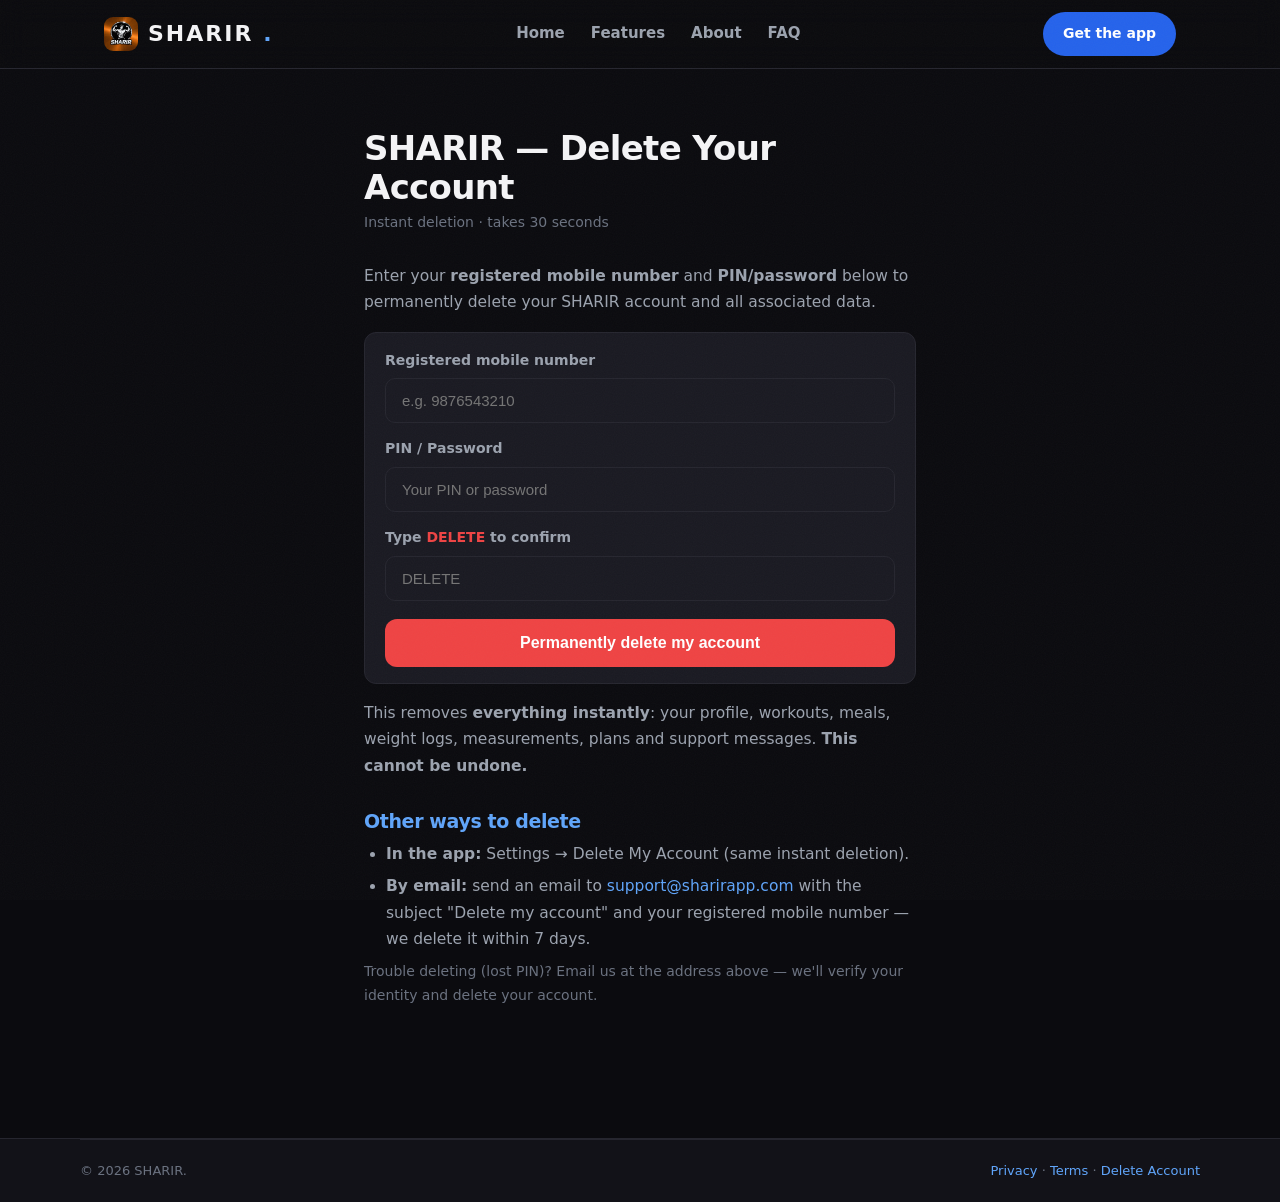
<file: delete-account.html>
<!doctype html>
<html lang="en">
<head>
<meta charset="UTF-8" />
<meta name="viewport" content="width=device-width, initial-scale=1.0" />
<title>SHARIR — Delete Account</title>
<meta name="theme-color" content="#0b0b0f" />
<link rel="icon" type="image/png" href="assets/favicon.png" />
<link rel="stylesheet" href="styles.css" />
<style>
  .del-form { display: flex; flex-direction: column; gap: 14px; margin: 18px 0; }
  .del-form label { color: var(--muted); font-size: 14px; font-weight: 600; display: block; margin-bottom: 6px; }
  .del-form input {
    width: 100%; background: var(--surface2); border: 1px solid var(--border); border-radius: 10px;
    color: var(--text); padding: 13px 16px; font-size: 15px; outline: none;
  }
  .del-form input:focus { border-color: var(--brand2); }
  .del-btn {
    width: 100%; background: var(--red); color: #fff; font-weight: 800; font-size: 16px;
    border: none; border-radius: 12px; padding: 15px; cursor: pointer; margin-top: 4px;
  }
  .del-btn:disabled { opacity: 0.55; cursor: wait; }
  .del-msg { border-radius: 10px; padding: 14px 16px; font-size: 14.5px; display: none; line-height: 1.6; }
  .del-msg.err { display: block; background: rgba(239,68,68,.12); border: 1px solid rgba(239,68,68,.4); color: #fca5a5; }
  .del-msg.ok { display: block; background: rgba(16,185,129,.12); border: 1px solid rgba(16,185,129,.4); color: #6ee7b7; }
</style>
</head>
<body>

<nav>
  <div class="wrap nav-inner">
    <a class="brand" href="index.html">
      <img src="assets/logo.png" alt="SHARIR logo" />
      SHARIR<span>.</span>
    </a>
    <button class="nav-toggle" onclick="document.querySelector('.nav-links').classList.toggle('open')">☰</button>
    <div class="nav-links">
      <a href="index.html">Home</a>
      <a href="features.html">Features</a>
      <a href="about.html">About</a>
      <a href="index.html#faq">FAQ</a>
    </div>
    <a class="nav-cta" href="index.html#download">Get the app</a>
  </div>
</nav>

<div class="wrap legal" style="max-width:600px">
  <h1>SHARIR — Delete Your Account</h1>
  <div class="updated">Instant deletion · takes 30 seconds</div>

  <p>Enter your <b>registered mobile number</b> and <b>PIN/password</b> below to permanently delete your SHARIR account and all associated data.</p>

  <div class="box del-form" id="delBox">
    <div>
      <label for="phone">Registered mobile number</label>
      <input id="phone" type="tel" placeholder="e.g. 9876543210" maxlength="12" inputmode="numeric" autocomplete="off" />
    </div>
    <div>
      <label for="pin">PIN / Password</label>
      <input id="pin" type="password" placeholder="Your PIN or password" maxlength="32" />
    </div>
    <div>
      <label for="confirm">Type <b style="color:var(--red)">DELETE</b> to confirm</label>
      <input id="confirm" type="text" placeholder="DELETE" maxlength="10" autocomplete="off" />
    </div>
    <button class="del-btn" id="delBtn" onclick="doDelete()">Permanently delete my account</button>
    <div class="del-msg" id="delMsg"></div>
  </div>

  <p>This removes <b>everything instantly</b>: your profile, workouts, meals, weight logs, measurements, plans and support messages. <b>This cannot be undone.</b></p>

  <h2>Other ways to delete</h2>
  <ul>
    <li><b>In the app:</b> Settings → Delete My Account (same instant deletion).</li>
    <li><b>By email:</b> send an email to <a href="mailto:support@sharirapp.com">support@sharirapp.com</a> with the subject "Delete my account" and your registered mobile number — we delete it within 7 days.</li>
  </ul>

  <p style="color:var(--muted2); font-size:14px">Trouble deleting (lost PIN)? Email us at the address above — we'll verify your identity and delete your account.</p>
</div>

<footer>
  <div class="wrap foot-bottom" style="border-top:1px solid var(--border)">
    <span>© 2026 SHARIR.</span>
    <span><a href="privacy-policy.html">Privacy</a> · <a href="terms.html">Terms</a> · <a href="delete-account.html">Delete Account</a></span>
  </div>
</footer>

<script>
// Production API. For local testing append ?api=http://localhost:8000 to this page's URL.
var API_BASE = "https://api.sharirapp.com";
try {
  var override = new URLSearchParams(window.location.search).get("api");
  if (override) API_BASE = override.replace(/\/+$/, "");
} catch (e) {}

async function doDelete() {
  var phone = document.getElementById("phone").value.trim();
  var pin = document.getElementById("pin").value;
  var confirm = document.getElementById("confirm").value.trim();
  var btn = document.getElementById("delBtn");
  var msg = document.getElementById("delMsg");

  msg.className = "del-msg";
  msg.style.display = "none";
  if (!phone || phone.replace(/\D/g, "").length < 10) return showErr("Please enter your registered mobile number.");
  if (!pin) return showErr("Please enter your PIN or password.");
  if (confirm.toUpperCase() !== "DELETE") return showErr("Please type DELETE in the confirmation box.");

  btn.disabled = true;
  btn.textContent = "Deleting…";
  try {
    var res = await fetch(API_BASE + "/api/account/delete-web", {
      method: "POST",
      headers: { "Content-Type": "application/json" },
      body: JSON.stringify({ phone: phone, pin: pin, confirm: confirm })
    });
    var data = {};
    try { data = await res.json(); } catch (e) {}
    if (res.ok && data.ok) {
      msg.className = "del-msg ok";
      msg.innerHTML = "✅ <b>Your account has been deleted.</b><br/>All your data has been permanently removed. Goodbye — and thank you for trying SHARIR. 💙";
      document.getElementById("delBox").style.display = "none";
    } else {
      var detail = (data && data.detail) ? String(data.detail).replace(/^401\s*/, "").replace(/^4\d\d\s*/, "") : "Something went wrong. Please try again.";
      showErr(detail);
    }
  } catch (e) {
    showErr("Could not reach the SHARIR server. Check your internet connection and try again.");
  } finally {
    btn.disabled = false;
    btn.textContent = "Permanently delete my account";
  }

  function showErr(t) { msg.className = "del-msg err"; msg.textContent = t; }
}
</script>
</body>
</html>
</file>
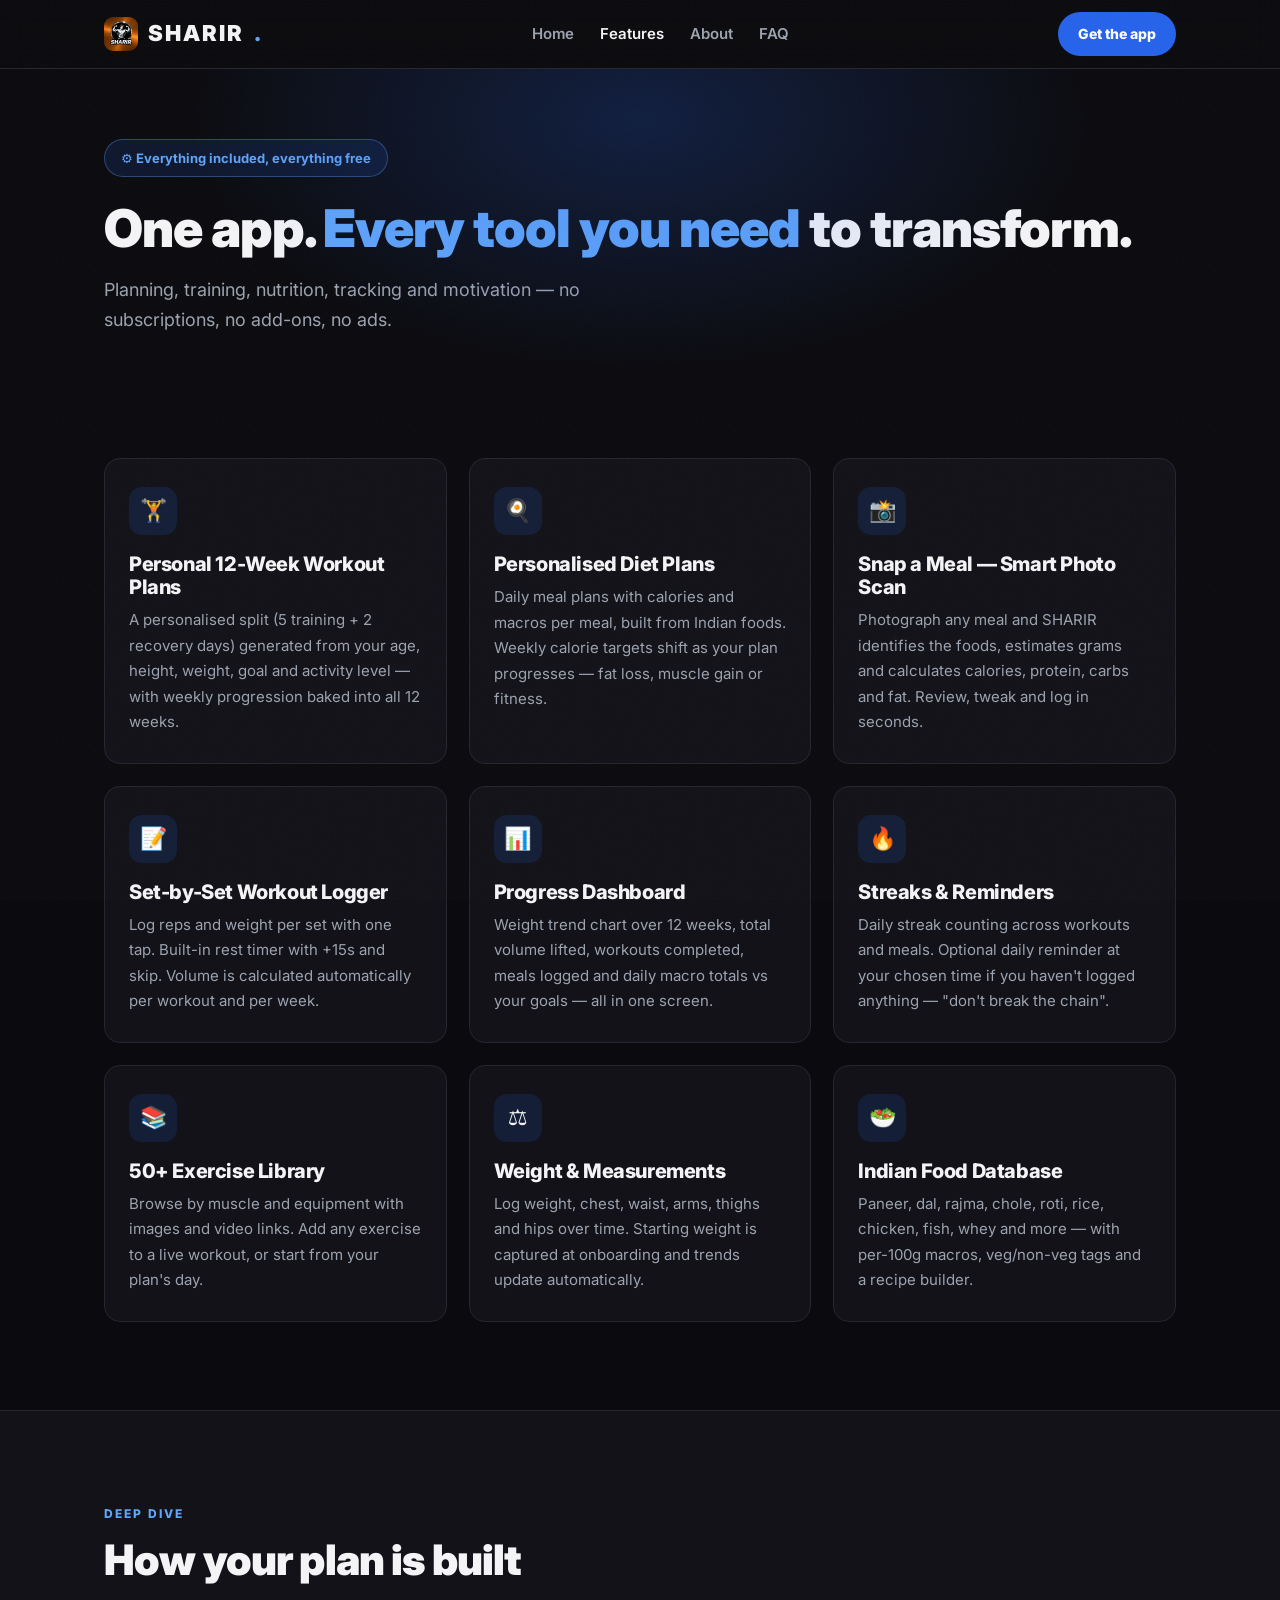
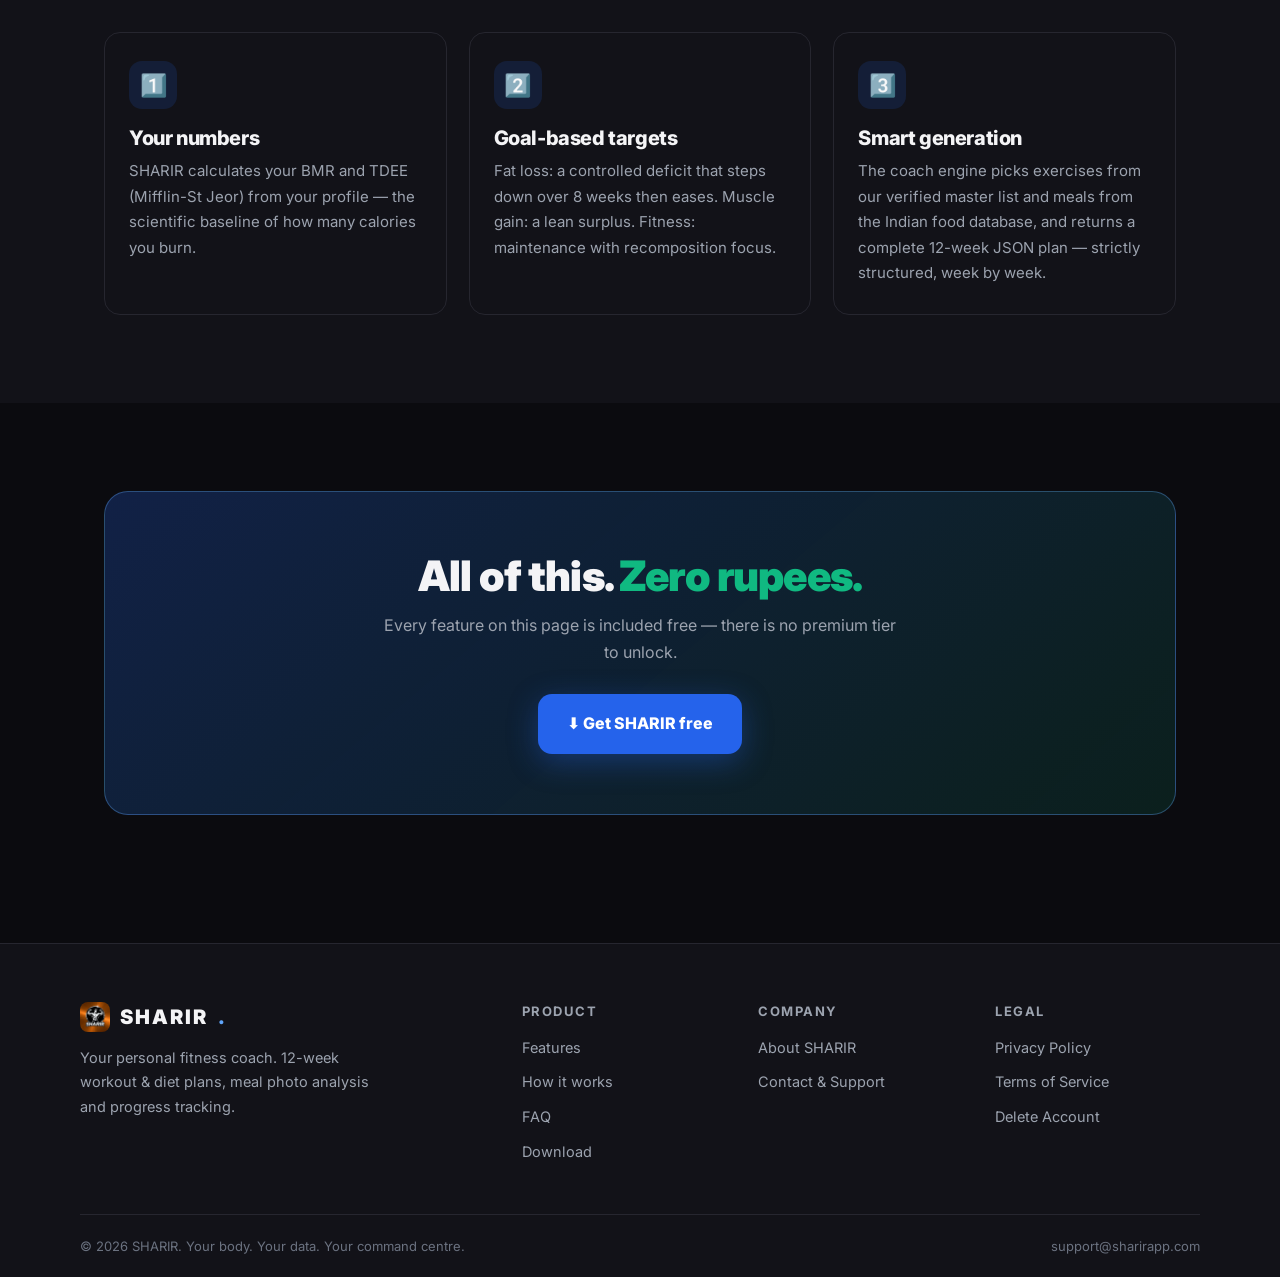
<file: features.html>
<!doctype html>
<html lang="en">
<head>
<meta charset="UTF-8" />
<meta name="viewport" content="width=device-width, initial-scale=1.0" />
<title>Features — SHARIR | Fitness Coach</title>
<meta name="description" content="Everything SHARIR can do: personal 12-week workout plans, Indian diet plans, meal photo analysis, workout tracking, streaks, progress charts and privacy-first data control." />
<meta name="theme-color" content="#0b0b0f" />
<link rel="icon" type="image/png" href="assets/favicon.png" />
<link rel="preconnect" href="https://fonts.googleapis.com" />
<link rel="stylesheet" href="https://fonts.googleapis.com/css2?family=Inter:wght@400;600;700;800;900&display=swap" />
<link rel="stylesheet" href="styles.css" />
</head>
<body>
<div class="scroll-progress"></div>

<nav>
  <div class="wrap nav-inner">
    <a class="brand" href="index.html">
      <img src="assets/logo.png" alt="SHARIR logo" />
      SHARIR<span>.</span>
    </a>
    <button class="nav-toggle" onclick="document.querySelector('.nav-links').classList.toggle('open')">☰</button>
    <div class="nav-links">
      <a href="index.html">Home</a>
      <a href="features.html" class="active">Features</a>
      <a href="about.html">About</a>
      <a href="index.html#faq">FAQ</a>
    </div>
    <a class="nav-cta" href="index.html#download">Get the app</a>
  </div>
</nav>

<header class="hero" style="padding:70px 0 50px">
  <div class="wrap">
    <div class="pill">⚙️ Everything included, everything free</div>
    <h1 style="font-size:clamp(34px,5vw,52px)">One app. <span class="accent">Every tool you need</span> to transform.</h1>
    <p class="lead" style="margin-top:16px">Planning, training, nutrition, tracking and motivation — no subscriptions, no add-ons, no ads.</p>
  </div>
</header>

<section class="section" style="padding-top:40px">
  <div class="wrap">
    <div class="cards">
      <div class="card"><div class="icon">🏋️</div><h3>Personal 12-Week Workout Plans</h3><p>A personalised split (5 training + 2 recovery days) generated from your age, height, weight, goal and activity level — with weekly progression baked into all 12 weeks.</p></div>
      <div class="card"><div class="icon">🍳</div><h3>Personalised Diet Plans</h3><p>Daily meal plans with calories and macros per meal, built from Indian foods. Weekly calorie targets shift as your plan progresses — fat loss, muscle gain or fitness.</p></div>
      <div class="card"><div class="icon">📸</div><h3>Snap a Meal — Smart Photo Scan</h3><p>Photograph any meal and SHARIR identifies the foods, estimates grams and calculates calories, protein, carbs and fat. Review, tweak and log in seconds.</p></div>
      <div class="card"><div class="icon">📝</div><h3>Set-by-Set Workout Logger</h3><p>Log reps and weight per set with one tap. Built-in rest timer with +15s and skip. Volume is calculated automatically per workout and per week.</p></div>
      <div class="card"><div class="icon">📊</div><h3>Progress Dashboard</h3><p>Weight trend chart over 12 weeks, total volume lifted, workouts completed, meals logged and daily macro totals vs your goals — all in one screen.</p></div>
      <div class="card"><div class="icon">🔥</div><h3>Streaks &amp; Reminders</h3><p>Daily streak counting across workouts and meals. Optional daily reminder at your chosen time if you haven't logged anything — "don't break the chain".</p></div>
      <div class="card"><div class="icon">📚</div><h3>50+ Exercise Library</h3><p>Browse by muscle and equipment with images and video links. Add any exercise to a live workout, or start from your plan's day.</p></div>
      <div class="card"><div class="icon">⚖️</div><h3>Weight &amp; Measurements</h3><p>Log weight, chest, waist, arms, thighs and hips over time. Starting weight is captured at onboarding and trends update automatically.</p></div>
      <div class="card"><div class="icon">🥗</div><h3>Indian Food Database</h3><p>Paneer, dal, rajma, chole, roti, rice, chicken, fish, whey and more — with per-100g macros, veg/non-veg tags and a recipe builder.</p></div>
    </div>
  </div>
</section>

<section class="section" style="background:var(--surface); border-top:1px solid var(--border)">
  <div class="wrap">
    <div class="section-head">
      <div class="kicker">Deep dive</div>
      <h2>How your plan is built</h2>
    </div>
    <div class="cards">
      <div class="card"><div class="icon">1️⃣</div><h3>Your numbers</h3><p>SHARIR calculates your BMR and TDEE (Mifflin-St Jeor) from your profile — the scientific baseline of how many calories you burn.</p></div>
      <div class="card"><div class="icon">2️⃣</div><h3>Goal-based targets</h3><p>Fat loss: a controlled deficit that steps down over 8 weeks then eases. Muscle gain: a lean surplus. Fitness: maintenance with recomposition focus.</p></div>
      <div class="card"><div class="icon">3️⃣</div><h3>Smart generation</h3><p>The coach engine picks exercises from our verified master list and meals from the Indian food database, and returns a complete 12-week JSON plan — strictly structured, week by week.</p></div>
    </div>
  </div>
</section>

<section class="section">
  <div class="wrap">
    <div class="cta-band">
      <h2>All of this. <span class="green">Zero rupees.</span></h2>
      <p>Every feature on this page is included free — there is no premium tier to unlock.</p>
      <div class="btn-row" style="justify-content:center">
        <a class="btn btn-primary" href="index.html#download">⬇ Get SHARIR free</a>
      </div>
    </div>
  </div>
</section>

<footer>
  <div class="wrap foot-grid">
    <div>
      <div class="foot-brand"><img src="assets/logo.png" alt="SHARIR logo" /> SHARIR<span style="color:var(--brand2)">.</span></div>
      <p class="foot-desc">Your personal fitness coach. 12-week workout &amp; diet plans, meal photo analysis and progress tracking.</p>
    </div>
    <div>
      <h4>Product</h4>
      <a href="features.html">Features</a>
      <a href="index.html#how">How it works</a>
      <a href="index.html#faq">FAQ</a>
      <a href="index.html#download">Download</a>
    </div>
    <div>
      <h4>Company</h4>
      <a href="about.html">About SHARIR</a>
      <a href="about.html#contact">Contact &amp; Support</a>
    </div>
    <div>
      <h4>Legal</h4>
      <a href="privacy-policy.html">Privacy Policy</a>
      <a href="terms.html">Terms of Service</a>
      <a href="delete-account.html">Delete Account</a>
    </div>
  </div>
  <div class="wrap foot-bottom">
    <span>© 2026 SHARIR. Your body. Your data. Your command centre.</span>
    <span>support@sharirapp.com</span>
  </div>
</footer>

<script src="script.js"></script>
</body>
</html>
</file>
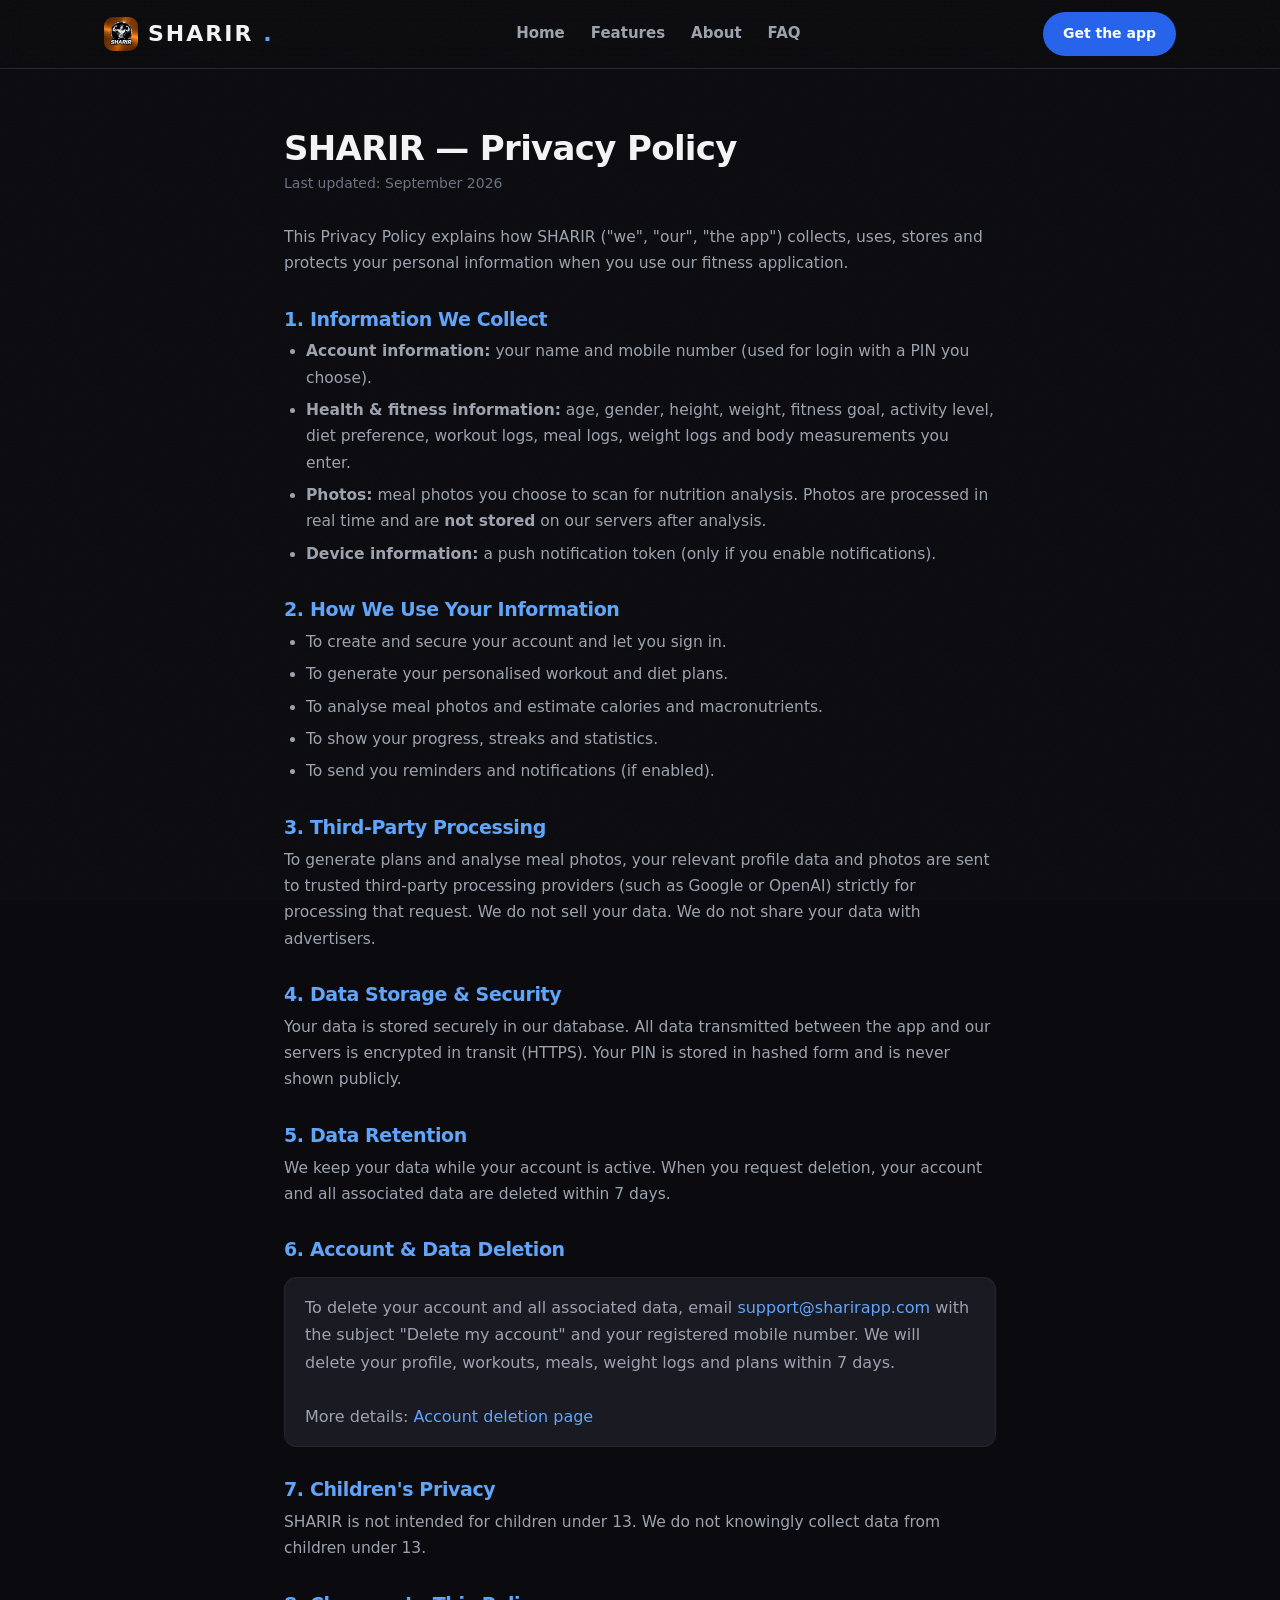
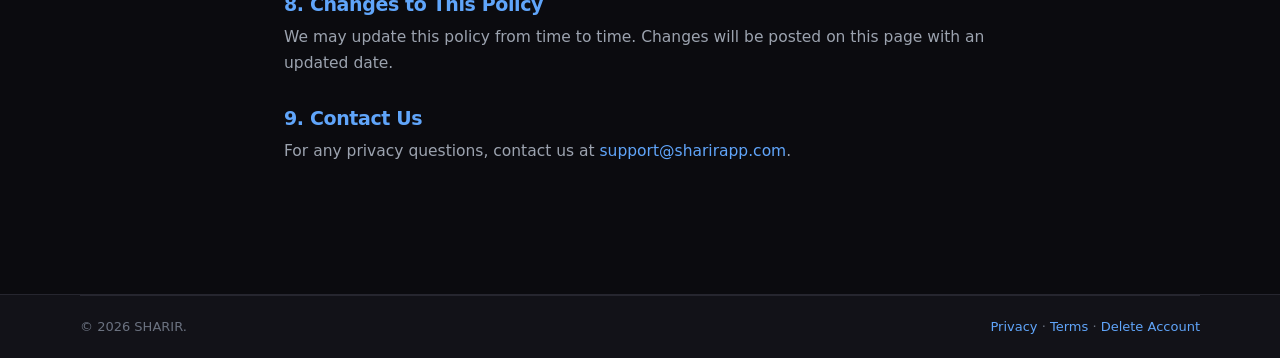
<file: privacy-policy.html>
<!doctype html>
<html lang="en">
<head>
<meta charset="UTF-8" />
<meta name="viewport" content="width=device-width, initial-scale=1.0" />
<title>SHARIR — Privacy Policy</title>
<meta name="theme-color" content="#0b0b0f" />
<link rel="icon" type="image/png" href="assets/favicon.png" />
<link rel="stylesheet" href="styles.css" />
</head>
<body>
<div class="scroll-progress"></div>

<nav>
  <div class="wrap nav-inner">
    <a class="brand" href="index.html">
      <img src="assets/logo.png" alt="SHARIR logo" />
      SHARIR<span>.</span>
    </a>
    <button class="nav-toggle" onclick="document.querySelector('.nav-links').classList.toggle('open')">☰</button>
    <div class="nav-links">
      <a href="index.html">Home</a>
      <a href="features.html">Features</a>
      <a href="about.html">About</a>
      <a href="index.html#faq">FAQ</a>
    </div>
    <a class="nav-cta" href="index.html#download">Get the app</a>
  </div>
</nav>

<div class="wrap legal">
  <h1>SHARIR — Privacy Policy</h1>
  <div class="updated">Last updated: September 2026</div>

  <p>This Privacy Policy explains how SHARIR ("we", "our", "the app") collects, uses, stores and protects your personal information when you use our fitness application.</p>

  <h2>1. Information We Collect</h2>
  <ul>
    <li><b>Account information:</b> your name and mobile number (used for login with a PIN you choose).</li>
    <li><b>Health &amp; fitness information:</b> age, gender, height, weight, fitness goal, activity level, diet preference, workout logs, meal logs, weight logs and body measurements you enter.</li>
    <li><b>Photos:</b> meal photos you choose to scan for nutrition analysis. Photos are processed in real time and are <b>not stored</b> on our servers after analysis.</li>
    <li><b>Device information:</b> a push notification token (only if you enable notifications).</li>
  </ul>

  <h2>2. How We Use Your Information</h2>
  <ul>
    <li>To create and secure your account and let you sign in.</li>
    <li>To generate your personalised workout and diet plans.</li>
    <li>To analyse meal photos and estimate calories and macronutrients.</li>
    <li>To show your progress, streaks and statistics.</li>
    <li>To send you reminders and notifications (if enabled).</li>
  </ul>

  <h2>3. Third-Party Processing</h2>
  <p>To generate plans and analyse meal photos, your relevant profile data and photos are sent to trusted third-party processing providers (such as Google or OpenAI) strictly for processing that request. We do not sell your data. We do not share your data with advertisers.</p>

  <h2>4. Data Storage &amp; Security</h2>
  <p>Your data is stored securely in our database. All data transmitted between the app and our servers is encrypted in transit (HTTPS). Your PIN is stored in hashed form and is never shown publicly.</p>

  <h2>5. Data Retention</h2>
  <p>We keep your data while your account is active. When you request deletion, your account and all associated data are deleted within 7 days.</p>

  <h2>6. Account &amp; Data Deletion</h2>
  <div class="box">
    To delete your account and all associated data, email <a href="mailto:support@sharirapp.com">support@sharirapp.com</a> with the subject "Delete my account" and your registered mobile number. We will delete your profile, workouts, meals, weight logs and plans within 7 days.
    <br /><br />
    More details: <a href="delete-account.html">Account deletion page</a>
  </div>

  <h2>7. Children's Privacy</h2>
  <p>SHARIR is not intended for children under 13. We do not knowingly collect data from children under 13.</p>

  <h2>8. Changes to This Policy</h2>
  <p>We may update this policy from time to time. Changes will be posted on this page with an updated date.</p>

  <h2>9. Contact Us</h2>
  <p>For any privacy questions, contact us at <a href="mailto:support@sharirapp.com">support@sharirapp.com</a>.</p>
</div>

<footer>
  <div class="wrap foot-bottom" style="border-top:1px solid var(--border)">
    <span>© 2026 SHARIR.</span>
    <span><a href="privacy-policy.html">Privacy</a> · <a href="terms.html">Terms</a> · <a href="delete-account.html">Delete Account</a></span>
  </div>
</footer>

<script src="script.js"></script>
</body>
</html>
</file>
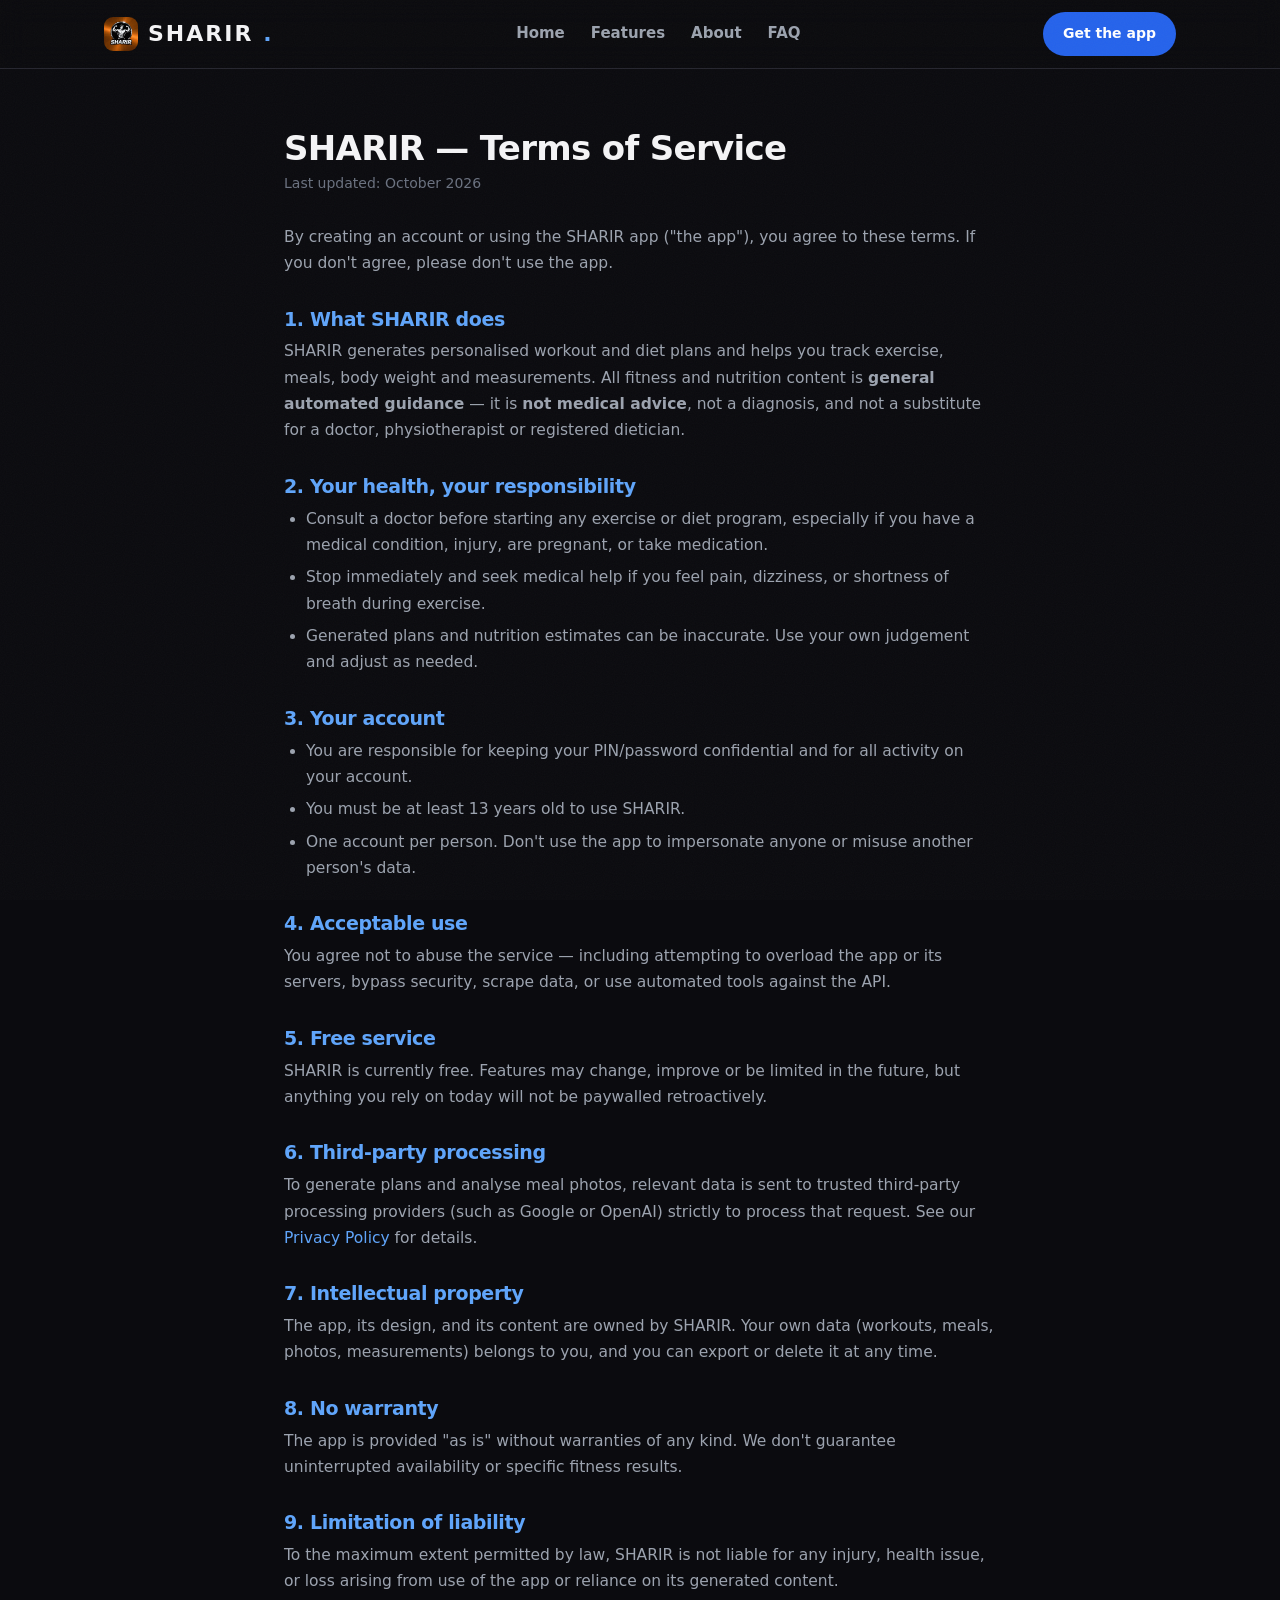
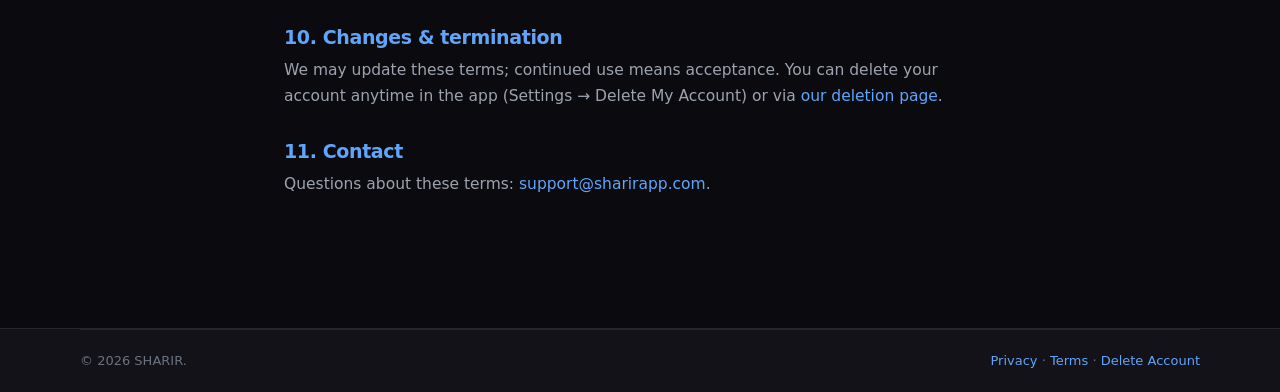
<file: terms.html>
<!doctype html>
<html lang="en">
<head>
<meta charset="UTF-8" />
<meta name="viewport" content="width=device-width, initial-scale=1.0" />
<title>Terms of Service — SHARIR</title>
<meta name="description" content="Terms of service for the SHARIR fitness coach app." />
<meta name="theme-color" content="#0b0b0f" />
<link rel="icon" type="image/png" href="assets/favicon.png" />
<link rel="stylesheet" href="styles.css" />
</head>
<body>
<div class="scroll-progress"></div>

<nav>
  <div class="wrap nav-inner">
    <a class="brand" href="index.html">
      <img src="assets/logo.png" alt="SHARIR logo" />
      SHARIR<span>.</span>
    </a>
    <button class="nav-toggle" onclick="document.querySelector('.nav-links').classList.toggle('open')">☰</button>
    <div class="nav-links">
      <a href="index.html">Home</a>
      <a href="features.html">Features</a>
      <a href="about.html">About</a>
      <a href="index.html#faq">FAQ</a>
    </div>
    <a class="nav-cta" href="index.html#download">Get the app</a>
  </div>
</nav>

<div class="wrap legal">
  <h1>SHARIR — Terms of Service</h1>
  <div class="updated">Last updated: October 2026</div>

  <p>By creating an account or using the SHARIR app ("the app"), you agree to these terms. If you don't agree, please don't use the app.</p>

  <h2>1. What SHARIR does</h2>
  <p>SHARIR generates personalised workout and diet plans and helps you track exercise, meals, body weight and measurements. All fitness and nutrition content is <b>general automated guidance</b> — it is <b>not medical advice</b>, not a diagnosis, and not a substitute for a doctor, physiotherapist or registered dietician.</p>

  <h2>2. Your health, your responsibility</h2>
  <ul>
    <li>Consult a doctor before starting any exercise or diet program, especially if you have a medical condition, injury, are pregnant, or take medication.</li>
    <li>Stop immediately and seek medical help if you feel pain, dizziness, or shortness of breath during exercise.</li>
    <li>Generated plans and nutrition estimates can be inaccurate. Use your own judgement and adjust as needed.</li>
  </ul>

  <h2>3. Your account</h2>
  <ul>
    <li>You are responsible for keeping your PIN/password confidential and for all activity on your account.</li>
    <li>You must be at least 13 years old to use SHARIR.</li>
    <li>One account per person. Don't use the app to impersonate anyone or misuse another person's data.</li>
  </ul>

  <h2>4. Acceptable use</h2>
  <p>You agree not to abuse the service — including attempting to overload the app or its servers, bypass security, scrape data, or use automated tools against the API.</p>

  <h2>5. Free service</h2>
  <p>SHARIR is currently free. Features may change, improve or be limited in the future, but anything you rely on today will not be paywalled retroactively.</p>

  <h2>6. Third-party processing</h2>
  <p>To generate plans and analyse meal photos, relevant data is sent to trusted third-party processing providers (such as Google or OpenAI) strictly to process that request. See our <a href="privacy-policy.html">Privacy Policy</a> for details.</p>

  <h2>7. Intellectual property</h2>
  <p>The app, its design, and its content are owned by SHARIR. Your own data (workouts, meals, photos, measurements) belongs to you, and you can export or delete it at any time.</p>

  <h2>8. No warranty</h2>
  <p>The app is provided "as is" without warranties of any kind. We don't guarantee uninterrupted availability or specific fitness results.</p>

  <h2>9. Limitation of liability</h2>
  <p>To the maximum extent permitted by law, SHARIR is not liable for any injury, health issue, or loss arising from use of the app or reliance on its generated content.</p>

  <h2>10. Changes &amp; termination</h2>
  <p>We may update these terms; continued use means acceptance. You can delete your account anytime in the app (Settings → Delete My Account) or via <a href="delete-account.html">our deletion page</a>.</p>

  <h2>11. Contact</h2>
  <p>Questions about these terms: <a href="mailto:support@sharirapp.com">support@sharirapp.com</a>.</p>
</div>

<footer>
  <div class="wrap foot-bottom" style="border-top:1px solid var(--border)">
    <span>© 2026 SHARIR.</span>
    <span><a href="privacy-policy.html">Privacy</a> · <a href="terms.html">Terms</a> · <a href="delete-account.html">Delete Account</a></span>
  </div>
</footer>

<script src="script.js"></script>
</body>
</html>
</file>
<file: styles.css>
/* ============================================================
   SHARIR — marketing website (multipage, dark, no frameworks)
   ============================================================ */
:root {
  --bg: #0b0b0f;
  --surface: #121218;
  --surface2: #1a1a22;
  --surface3: #23232c;
  --border: #26262f;
  --text: #f4f4f6;
  --muted: #9ca3af;
  --muted2: #6b7280;
  --brand: #2563eb;
  --brand2: #60a5fa;
  --green: #10b981;
  --amber: #f59e0b;
  --red: #ef4444;
  --radius: 16px;
}

* { margin: 0; padding: 0; box-sizing: border-box; }
html { scroll-behavior: smooth; }
body {
  background: var(--bg);
  color: var(--text);
  font-family: "Inter", "Segoe UI", system-ui, -apple-system, sans-serif;
  line-height: 1.7;
  -webkit-font-smoothing: antialiased;
}
img { max-width: 100%; }
a { color: var(--brand2); text-decoration: none; }
.wrap { max-width: 1120px; margin: 0 auto; padding: 0 24px; }

h1, h2, h3 { line-height: 1.15; letter-spacing: -0.02em; }
h1 { font-size: clamp(38px, 6vw, 64px); font-weight: 900; }
h2 { font-size: clamp(28px, 4vw, 42px); font-weight: 900; }
h3 { font-size: 20px; font-weight: 800; }
.accent { color: var(--brand2); }
.green { color: var(--green); }

.lead { color: var(--muted); font-size: 18px; max-width: 560px; }
.section { padding: 88px 0; }
.section-head { max-width: 640px; margin-bottom: 48px; }
.section-head p { color: var(--muted); margin-top: 12px; font-size: 17px; }
.kicker {
  display: inline-block; font-size: 12px; font-weight: 800; letter-spacing: 2px;
  text-transform: uppercase; color: var(--brand2); margin-bottom: 12px;
}

/* ---------------- buttons ---------------- */
.btn {
  display: inline-flex; align-items: center; gap: 10px; justify-content: center;
  padding: 15px 28px; border-radius: 14px; font-weight: 800; font-size: 16px;
  border: 1px solid transparent; cursor: pointer; transition: transform 0.15s ease, box-shadow 0.15s ease;
}
.btn:hover { transform: translateY(-2px); }
.btn-primary { background: var(--brand); color: #fff; box-shadow: 0 8px 30px rgba(37, 99, 235, 0.35); }
.btn-ghost { background: transparent; color: var(--text); border-color: var(--border); }
.btn-green { background: var(--green); color: #06120c; box-shadow: 0 8px 30px rgba(16, 185, 129, 0.3); }
.btn-row { display: flex; gap: 14px; flex-wrap: wrap; }

/* ---------------- nav ---------------- */
nav {
  position: sticky; top: 0; z-index: 50;
  background: rgba(11, 11, 15, 0.82); backdrop-filter: blur(14px);
  border-bottom: 1px solid var(--border);
}
.nav-inner { display: flex; align-items: center; justify-content: space-between; height: 68px; gap: 24px; }
.brand { display: flex; align-items: center; gap: 10px; font-size: 22px; font-weight: 900; color: var(--text); letter-spacing: 2px; }
.brand img { width: 34px; height: 34px; border-radius: 9px; }
.brand span { color: var(--brand2); }
.nav-links { display: flex; gap: 26px; }
.nav-links a { color: var(--muted); font-weight: 600; font-size: 15px; }
.nav-links a:hover, .nav-links a.active { color: var(--text); }
.nav-cta {
  background: var(--brand); color: #fff; font-weight: 800; font-size: 14px;
  padding: 10px 20px; border-radius: 999px; white-space: nowrap;
}
.nav-toggle { display: none; background: none; border: none; color: var(--text); font-size: 26px; cursor: pointer; }

/* ---------------- hero ---------------- */
.hero { padding: 90px 0 70px; overflow: hidden; position: relative; }
.hero::before {
  content: ""; position: absolute; top: -200px; left: 50%; transform: translateX(-50%);
  width: 900px; height: 500px; border-radius: 50%;
  background: radial-gradient(closest-side, rgba(37, 99, 235, 0.22), transparent);
  pointer-events: none;
}
.hero-grid { display: grid; grid-template-columns: 1.1fr 1fr; gap: 56px; align-items: center; position: relative; }
.pill {
  display: inline-flex; align-items: center; gap: 8px;
  background: rgba(37, 99, 235, 0.14); border: 1px solid rgba(96, 165, 250, 0.35);
  color: var(--brand2); font-size: 13px; font-weight: 700;
  padding: 7px 16px; border-radius: 999px; margin-bottom: 22px;
}
.hero .lead { margin: 20px 0 32px; }
.hero-phones { display: flex; gap: 0; justify-content: center; align-items: center; min-height: 560px; padding: 0 12px; }

/* ---------------- stats strip ---------------- */
.stats { border-top: 1px solid var(--border); border-bottom: 1px solid var(--border); background: var(--surface); }
.stats-grid { display: grid; grid-template-columns: repeat(4, 1fr); }
.stat { padding: 34px 20px; text-align: center; border-left: 1px solid var(--border); }
.stat:first-child { border-left: none; }
.stat b { display: block; font-size: 30px; font-weight: 900; color: var(--text); }
.stat span { color: var(--muted); font-size: 14px; }

/* ---------------- how it works ---------------- */
.steps { display: grid; grid-template-columns: repeat(3, 1fr); gap: 22px; }
.step {
  background: var(--surface); border: 1px solid var(--border); border-radius: var(--radius);
  padding: 30px 26px; position: relative;
}
.step-num {
  width: 44px; height: 44px; border-radius: 12px; background: rgba(37, 99, 235, 0.15);
  color: var(--brand2); font-weight: 900; font-size: 20px;
  display: flex; align-items: center; justify-content: center; margin-bottom: 18px;
}
.step h3 { margin-bottom: 8px; }
.step p { color: var(--muted); font-size: 15px; }

/* ---------------- feature split sections ---------------- */
.feature-split { display: grid; grid-template-columns: 1fr 1fr; gap: 60px; align-items: center; }
.feature-split.reverse .f-copy { order: 2; }
.f-copy .kicker { margin-bottom: 6px; }
.f-copy h2 { margin-bottom: 16px; }
.f-copy p { color: var(--muted); font-size: 17px; }
.f-points { margin-top: 22px; display: flex; flex-direction: column; gap: 12px; list-style: none; }
.f-points li { display: flex; gap: 12px; align-items: flex-start; color: var(--muted); font-size: 15.5px; }
.f-points li::before {
  content: "✓"; color: var(--green); font-weight: 900; flex-shrink: 0; margin-top: 1px;
}
.feature-split + .feature-split { margin-top: 96px; }

/* ---------------- cards grid (features page) ---------------- */
.cards { display: grid; grid-template-columns: repeat(3, 1fr); gap: 22px; }
.card {
  background: var(--surface); border: 1px solid var(--border); border-radius: var(--radius);
  padding: 28px 24px; transition: transform 0.15s ease, border-color 0.15s ease;
}
.card:hover { transform: translateY(-4px); border-color: rgba(96, 165, 250, 0.45); }
.card .icon {
  width: 48px; height: 48px; border-radius: 13px; font-size: 22px;
  background: rgba(37, 99, 235, 0.15); display: flex; align-items: center; justify-content: center;
  margin-bottom: 18px;
}
.card h3 { margin-bottom: 8px; }
.card p { color: var(--muted); font-size: 15px; }
.cards.wide { grid-template-columns: repeat(2, 1fr); }

/* ---------------- FAQ ---------------- */
.faq { max-width: 760px; }
.faq details {
  background: var(--surface); border: 1px solid var(--border); border-radius: 14px;
  padding: 20px 24px; margin-bottom: 12px;
}
.faq summary { font-weight: 700; cursor: pointer; font-size: 16.5px; list-style: none; display: flex; justify-content: space-between; align-items: center; gap: 12px; }
.faq summary::-webkit-details-marker { display: none; }
.faq summary::after { content: "+"; color: var(--brand2); font-size: 22px; font-weight: 400; }
.faq details[open] summary::after { content: "–"; }
.faq details p { color: var(--muted); margin-top: 12px; font-size: 15px; }

/* ---------------- CTA band ---------------- */
.cta-band {
  background: linear-gradient(140deg, rgba(37, 99, 235, 0.25), rgba(16, 185, 129, 0.12));
  border: 1px solid rgba(96, 165, 250, 0.35); border-radius: 24px;
  padding: 60px 48px; text-align: center;
}
.cta-band h2 { margin-bottom: 12px; }
.cta-band p { color: var(--muted); max-width: 520px; margin: 0 auto 28px; }
.store-note { margin-top: 18px; color: var(--muted2); font-size: 13.5px; }

/* ---------------- footer ---------------- */
footer { border-top: 1px solid var(--border); background: var(--surface); margin-top: 40px; }
.foot-grid { display: grid; grid-template-columns: 2fr 1fr 1fr 1fr; gap: 32px; padding: 56px 0 40px; }
.foot-grid h4 { font-size: 13px; letter-spacing: 1.5px; text-transform: uppercase; color: var(--muted); margin-bottom: 14px; }
.foot-grid a { display: block; color: var(--muted); font-size: 14.5px; margin-bottom: 10px; }
.foot-grid a:hover { color: var(--text); }
.foot-brand { display: flex; align-items: center; gap: 10px; font-size: 20px; font-weight: 900; letter-spacing: 2px; color: var(--text); margin-bottom: 12px; }
.foot-brand img { width: 30px; height: 30px; border-radius: 8px; }
.foot-desc { color: var(--muted); font-size: 14.5px; max-width: 300px; }
.foot-bottom { border-top: 1px solid var(--border); padding: 20px 0; display: flex; justify-content: space-between; gap: 12px; flex-wrap: wrap; color: var(--muted2); font-size: 13px; }

/* ---------------- legal pages ---------------- */
.legal { max-width: 760px; padding: 60px 24px 90px; }
.legal h1 { font-size: 34px; margin-bottom: 4px; }
.legal .updated { color: var(--muted2); font-size: 14px; margin-bottom: 28px; }
.legal h2 { color: var(--brand2); font-size: 19px; margin: 32px 0 8px; }
.legal p, .legal li { color: var(--muted); font-size: 15.5px; }
.legal ul { padding-left: 22px; margin: 8px 0; }
.legal li { margin-bottom: 6px; }
.legal .box {
  background: var(--surface2); border: 1px solid var(--border); border-radius: 12px;
  padding: 16px 20px; margin: 16px 0; color: var(--muted);
}

/* ============================================================
   PHONE MOCKUPS (app UI recreated in CSS — mirrors the real app)
   ============================================================ */
.phone {
  width: 280px; background: #050508; border: 10px solid #1c1c24; border-radius: 44px;
  box-shadow: 0 30px 80px rgba(0, 0, 0, 0.6), 0 0 0 1px #2a2a35;
  overflow: hidden; flex-shrink: 0; position: relative;
}
.phone::before { /* notch */
  content: ""; position: absolute; top: 8px; left: 50%; transform: translateX(-50%);
  width: 90px; height: 22px; background: #1c1c24; border-radius: 12px; z-index: 5;
}
.screen { background: var(--bg); padding: 40px 14px 18px; min-height: 540px; display: flex; flex-direction: column; gap: 12px; }
.app-status { display: flex; justify-content: space-between; color: var(--muted2); font-size: 10px; padding: 0 6px; margin-bottom: 2px; }
.app-title { font-size: 22px; font-weight: 900; }
.app-sub { color: var(--muted2); font-size: 11px; margin-top: -8px; }

.app-card {
  background: var(--surface2); border: 1px solid var(--border); border-radius: 14px; padding: 12px 14px;
}
.app-row { display: flex; align-items: center; gap: 10px; }
.app-row .grow { flex: 1; }

.streak-card {
  background: linear-gradient(120deg, rgba(37, 99, 235, 0.35), rgba(16, 185, 129, 0.18));
  border: 1px solid rgba(96, 165, 250, 0.4);
}
.streak-card .flame { font-size: 26px; }
.streak-card b { font-size: 16px; display: block; }
.streak-card span { color: var(--muted); font-size: 11.5px; }

.tiles { display: grid; grid-template-columns: repeat(4, 1fr); gap: 8px; }
.tile { background: var(--surface2); border: 1px solid var(--border); border-radius: 10px; padding: 8px 4px; text-align: center; }
.tile b { font-size: 13px; display: block; font-weight: 900; }
.tile span { font-size: 9px; color: var(--muted2); }
.t-blue { color: var(--brand2); } .t-green { color: var(--green); } .t-amber { color: var(--amber); } .t-red { color: var(--red); }

.day-chips { display: flex; gap: 6px; overflow: hidden; }
.chip {
  min-width: 30px; height: 30px; border-radius: 999px; background: var(--surface2);
  border: 1px solid var(--border); color: var(--muted2); font-size: 11px; font-weight: 800;
  display: flex; align-items: center; justify-content: center;
}
.chip.on { background: var(--brand); border-color: var(--brand); color: #fff; }

.ex-row { display: flex; align-items: center; gap: 10px; padding: 9px 0; border-top: 1px solid var(--border); }
.ex-thumb { width: 34px; height: 34px; border-radius: 9px; background: var(--surface3); display: flex; align-items: center; justify-content: center; font-size: 15px; flex-shrink: 0; }
.ex-name { font-size: 12.5px; font-weight: 700; }
.ex-meta { font-size: 10.5px; color: var(--muted2); }
.app-btn {
  background: var(--brand); color: #fff; border-radius: 999px; font-size: 12px; font-weight: 800;
  padding: 8px 16px; display: inline-flex; align-items: center; gap: 6px; justify-content: center;
}
.app-btn.green { background: var(--green); color: #06120c; }
.app-tag { font-size: 9px; font-weight: 800; letter-spacing: 1.5px; color: var(--green); }

/* scan mockup */
.camera {
  position: relative; border-radius: 16px; overflow: hidden; flex: 1; min-height: 220px;
  background:
    radial-gradient(circle at 30% 25%, rgba(245, 158, 11, 0.5), transparent 42%),
    radial-gradient(circle at 72% 62%, rgba(239, 68, 68, 0.45), transparent 45%),
    radial-gradient(circle at 45% 80%, rgba(16, 185, 129, 0.4), transparent 40%),
    #15151c;
  border: 1px solid var(--border);
}
.viewfinder { position: absolute; inset: 18% 14%; }
.viewfinder i { position: absolute; width: 22px; height: 22px; border: 3px solid #fff; opacity: 0.9; }
.viewfinder i:nth-child(1) { top: 0; left: 0; border-right: none; border-bottom: none; border-radius: 6px 0 0 0; }
.viewfinder i:nth-child(2) { top: 0; right: 0; border-left: none; border-bottom: none; border-radius: 0 6px 0 0; }
.viewfinder i:nth-child(3) { bottom: 0; left: 0; border-right: none; border-top: none; border-radius: 0 0 0 6px; }
.viewfinder i:nth-child(4) { bottom: 0; right: 0; border-left: none; border-top: none; border-radius: 0 0 6px 0; }
.scan-label {
  position: absolute; bottom: 12px; left: 50%; transform: translateX(-50%);
  background: rgba(0, 0, 0, 0.55); color: #fff; font-size: 10.5px; font-weight: 700;
  padding: 6px 14px; border-radius: 999px; backdrop-filter: blur(6px); white-space: nowrap;
}
.food-item { display: flex; justify-content: space-between; font-size: 12px; padding: 6px 0; border-top: 1px solid var(--border); }
.food-item b { color: var(--text); }
.food-item span { color: var(--muted2); }

/* progress mockup */
.bars { display: flex; align-items: flex-end; gap: 8px; height: 130px; padding: 8px 4px 0; }
.bars i {
  flex: 1; border-radius: 6px 6px 2px 2px;
  background: linear-gradient(180deg, var(--brand2), rgba(37, 99, 235, 0.35));
}
.bars i.hi { background: linear-gradient(180deg, var(--green), rgba(16, 185, 129, 0.3)); }
.bar-labels { display: flex; gap: 8px; color: var(--muted2); font-size: 9px; }
.bar-labels span { flex: 1; text-align: center; }
.big-stat { display: flex; gap: 10px; }
.big-stat .app-card { flex: 1; text-align: center; }
.big-stat b { font-size: 20px; font-weight: 900; display: block; }
.big-stat span { font-size: 10px; color: var(--muted2); }

/* hero phone stack (fan transforms live on the tilt wrappers) */
.p1-wrap { transform: rotate(-8deg) translateY(26px) scale(0.88); z-index: 1; margin-right: -30px; }
.p2-wrap { transform: translateY(-14px); z-index: 2; }
.p3-wrap { transform: rotate(8deg) translateY(26px) scale(0.88); z-index: 1; margin-left: -30px; }

/* ---------------- responsive ---------------- */
@media (max-width: 960px) {
  .hero-grid { grid-template-columns: 1fr; gap: 40px; }
  .hero-phones { min-height: 0; flex-wrap: wrap; gap: 20px; }
  .p1-wrap, .p3-wrap { display: none; }
  .feature-split { grid-template-columns: 1fr; gap: 36px; }
  .feature-split.reverse .f-copy { order: 0; }
  .steps, .cards { grid-template-columns: 1fr 1fr; }
  .stats-grid { grid-template-columns: 1fr 1fr; }
  .stat:nth-child(3) { border-left: none; }
  .stat { border-top: 1px solid var(--border); }
  .stat:nth-child(-n+2) { border-top: none; }
  .foot-grid { grid-template-columns: 1fr 1fr; }
}
@media (max-width: 640px) {
  .nav-links {
    display: none; position: absolute; top: 68px; left: 0; right: 0;
    background: var(--surface); border-bottom: 1px solid var(--border);
    flex-direction: column; padding: 18px 24px; gap: 16px;
  }
  .nav-links.open { display: flex; }
  .nav-toggle { display: block; }
  .steps, .cards, .cards.wide { grid-template-columns: 1fr; }
  .section { padding: 64px 0; }
  .cta-band { padding: 44px 24px; }
}

/* ============================================================
   2026 TREND PACK — aurora, marquee, bento, reveal, tilt,
   spotlight cards, counters, comparison, testimonials, noise
   ============================================================ */

/* ---- subtle grain overlay (depth trend) ---- */
body::after {
  content: ""; position: fixed; inset: 0; z-index: 9999; pointer-events: none; opacity: 0.032;
  background-image: url("data:image/svg+xml,%3Csvg xmlns='http://www.w3.org/2000/svg' width='160' height='160'%3E%3Cfilter id='n'%3E%3CfeTurbulence type='fractalNoise' baseFrequency='0.9' numOctaves='2'/%3E%3C/filter%3E%3Crect width='160' height='160' filter='url(%23n)'/%3E%3C/svg%3E");
}

/* ---- scroll progress bar ---- */
.scroll-progress {
  position: fixed; top: 0; left: 0; height: 3px; width: 0; z-index: 100;
  background: linear-gradient(90deg, var(--brand), var(--green));
  transition: width 0.1s linear;
}

/* ---- aurora blobs (animated gradient background trend) ---- */
.aurora { position: absolute; inset: 0; overflow: hidden; pointer-events: none; }
.aurora i {
  position: absolute; border-radius: 50%; filter: blur(70px); opacity: 0.85; will-change: transform;
}
.aurora i:nth-child(1) {
  width: 480px; height: 480px; top: -180px; left: 8%;
  background: radial-gradient(circle, rgba(37, 99, 235, 0.8), transparent 65%);
  animation: drift1 16s ease-in-out infinite alternate;
}
.aurora i:nth-child(2) {
  width: 420px; height: 420px; top: 30%; right: 4%;
  background: radial-gradient(circle, rgba(16, 185, 129, 0.8), transparent 65%);
  animation: drift2 20s ease-in-out infinite alternate;
}
.aurora i:nth-child(3) {
  width: 300px; height: 300px; bottom: -100px; left: 40%;
  background: radial-gradient(circle, rgba(96, 165, 250, 0.55), transparent 65%);
  animation: drift1 24s ease-in-out infinite alternate-reverse;
}
@keyframes drift1 { from { transform: translate(0, 0) scale(1); } to { transform: translate(60px, 40px) scale(1.15); } }
@keyframes drift2 { from { transform: translate(0, 0) scale(1.1); } to { transform: translate(-70px, -30px) scale(0.95); } }

/* ---- marquee strip ---- */
.marquee { overflow: hidden; border-top: 1px solid var(--border); border-bottom: 1px solid var(--border); background: var(--surface); }
.marquee-track { display: flex; gap: 48px; width: max-content; padding: 16px 0; animation: marquee 28s linear infinite; }
.marquee:hover .marquee-track { animation-play-state: paused; }
.marquee-track span {
  display: inline-flex; align-items: center; gap: 12px; white-space: nowrap;
  color: var(--muted); font-weight: 800; font-size: 14px; letter-spacing: 2.5px; text-transform: uppercase;
}
.marquee-track span::after { content: "✦"; color: var(--brand2); font-size: 11px; }
@keyframes marquee { from { transform: translateX(0); } to { transform: translateX(-50%); } }

/* ---- scroll reveal ---- */
.reveal { opacity: 0; transform: translateY(26px); transition: opacity 0.7s cubic-bezier(0.2, 0.6, 0.2, 1), transform 0.7s cubic-bezier(0.2, 0.6, 0.2, 1); }
.reveal.in { opacity: 1; transform: none; }

/* ---- bento grid ---- */
.bento { display: grid; grid-template-columns: repeat(4, 1fr); gap: 18px; }
.bento .card { margin: 0; }
.bento .b-wide { grid-column: span 2; }
.bento .b-tall { grid-row: span 2; display: flex; flex-direction: column; justify-content: center; }
@media (max-width: 960px) { .bento { grid-template-columns: repeat(2, 1fr); } .bento .b-wide { grid-column: span 2; } }
@media (max-width: 640px) { .bento { grid-template-columns: 1fr; } .bento .b-wide, .bento .b-tall { grid-column: span 1; grid-row: span 1; } }

/* ---- spotlight glow cards ---- */
.card { position: relative; overflow: hidden; }
.card::before {
  content: ""; position: absolute; inset: 0; opacity: 0; transition: opacity 0.3s ease; pointer-events: none;
  background: radial-gradient(420px circle at var(--mx, 50%) var(--my, 50%), rgba(96, 165, 250, 0.14), transparent 45%);
}
.card:hover::before { opacity: 1; }

/* ---- 3D tilt phones ---- */
.tilt-wrap { perspective: 1200px; }
.tilt { transition: transform 0.25s ease; transform-style: preserve-3d; }

/* ---- testimonials ---- */
.quotes { display: grid; grid-template-columns: repeat(3, 1fr); gap: 22px; }
.quote {
  background: var(--surface); border: 1px solid var(--border); border-radius: var(--radius);
  padding: 26px 24px; display: flex; flex-direction: column; gap: 16px;
}
.quote .stars { color: var(--amber); letter-spacing: 3px; font-size: 15px; }
.quote p { color: var(--muted); font-size: 15px; font-style: italic; }
.quote .who { display: flex; align-items: center; gap: 12px; margin-top: auto; }
.quote .avatar {
  width: 40px; height: 40px; border-radius: 50%; display: flex; align-items: center; justify-content: center;
  font-weight: 900; font-size: 15px; color: #fff; background: linear-gradient(135deg, var(--brand), var(--green));
}
.quote .who b { display: block; font-size: 14.5px; }
.quote .who span { color: var(--muted2); font-size: 12.5px; }
@media (max-width: 960px) { .quotes { grid-template-columns: 1fr; } }

/* ---- comparison table ---- */
.compare { width: 100%; border-collapse: separate; border-spacing: 0; }
.compare th, .compare td { padding: 16px 18px; text-align: center; border-bottom: 1px solid var(--border); font-size: 15px; }
.compare th:first-child, .compare td:first-child { text-align: left; color: var(--muted); font-weight: 600; width: 34%; }
.compare thead th { font-size: 13px; letter-spacing: 1px; text-transform: uppercase; color: var(--muted); }
.compare .sharir-col { background: rgba(37, 99, 235, 0.10); border-left: 1px solid var(--border); border-right: 1px solid var(--border); }
.compare thead .sharir-col { color: var(--brand2); font-weight: 900; }
.compare .yes { color: var(--green); font-weight: 900; }
.compare .no { color: var(--muted2); }
.compare tr:last-child td { border-bottom: none; }
.compare-wrap { background: var(--surface); border: 1px solid var(--border); border-radius: var(--radius); overflow-x: auto; }

/* ---- reduced motion: kill all animation ---- */
@media (prefers-reduced-motion: reduce) {
  .aurora i, .marquee-track { animation: none !important; }
  .reveal { opacity: 1 !important; transform: none !important; transition: none !important; }
  .tilt { transform: none !important; }
}

/* ---- centered hero (bold statement style) ---- */
.hero-center { grid-template-columns: 1fr !important; text-align: center; gap: 36px !important; }
.hero-center .hero-copy { max-width: 780px; margin: 0 auto; }
.hero-center .pill { margin-bottom: 18px; }
.hero-center h1 { font-size: clamp(44px, 7vw, 78px); }
.hero-center .lead { margin: 22px auto 34px; }
.hero-center .hero-phones { min-height: 0; margin-top: 8px; }

/* ---- streak insurance feature ---- */
.freeze-badge {
  display: inline-flex; align-items: center; gap: 6px; margin-left: 10px;
  background: rgba(96, 165, 250, 0.18); border: 1px solid rgba(96, 165, 250, 0.4);
  color: var(--brand2); font-size: 11px; font-weight: 800; padding: 4px 10px; border-radius: 999px;
}
.insurance-note { display: flex; align-items: center; gap: 10px; margin-top: 8px; color: var(--muted2); font-size: 11.5px; }

/* fix: keep CTAs clear of the phone fan (no overlap) */
.hero-center .hero-phones { margin-top: 48px !important; position: relative; z-index: 0; }
.hero-center .hero-copy { position: relative; z-index: 2; }
</file>
